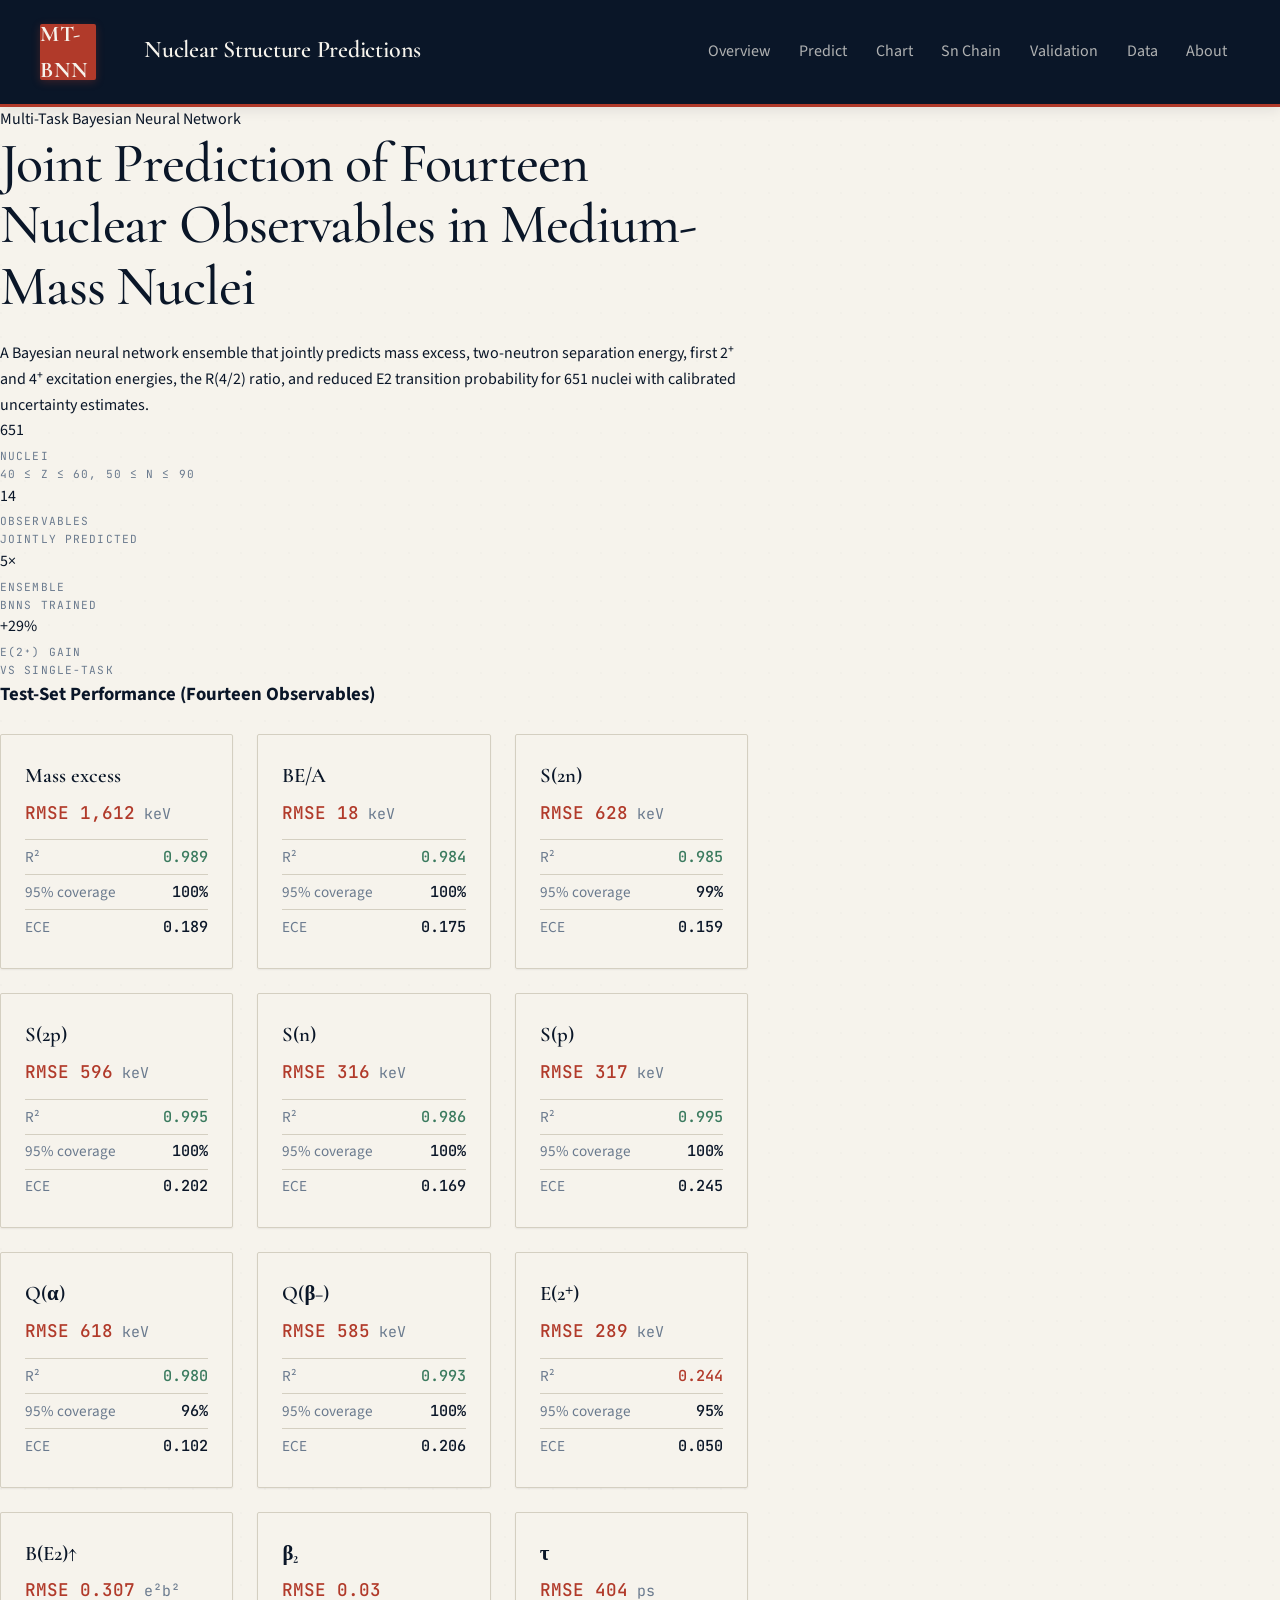
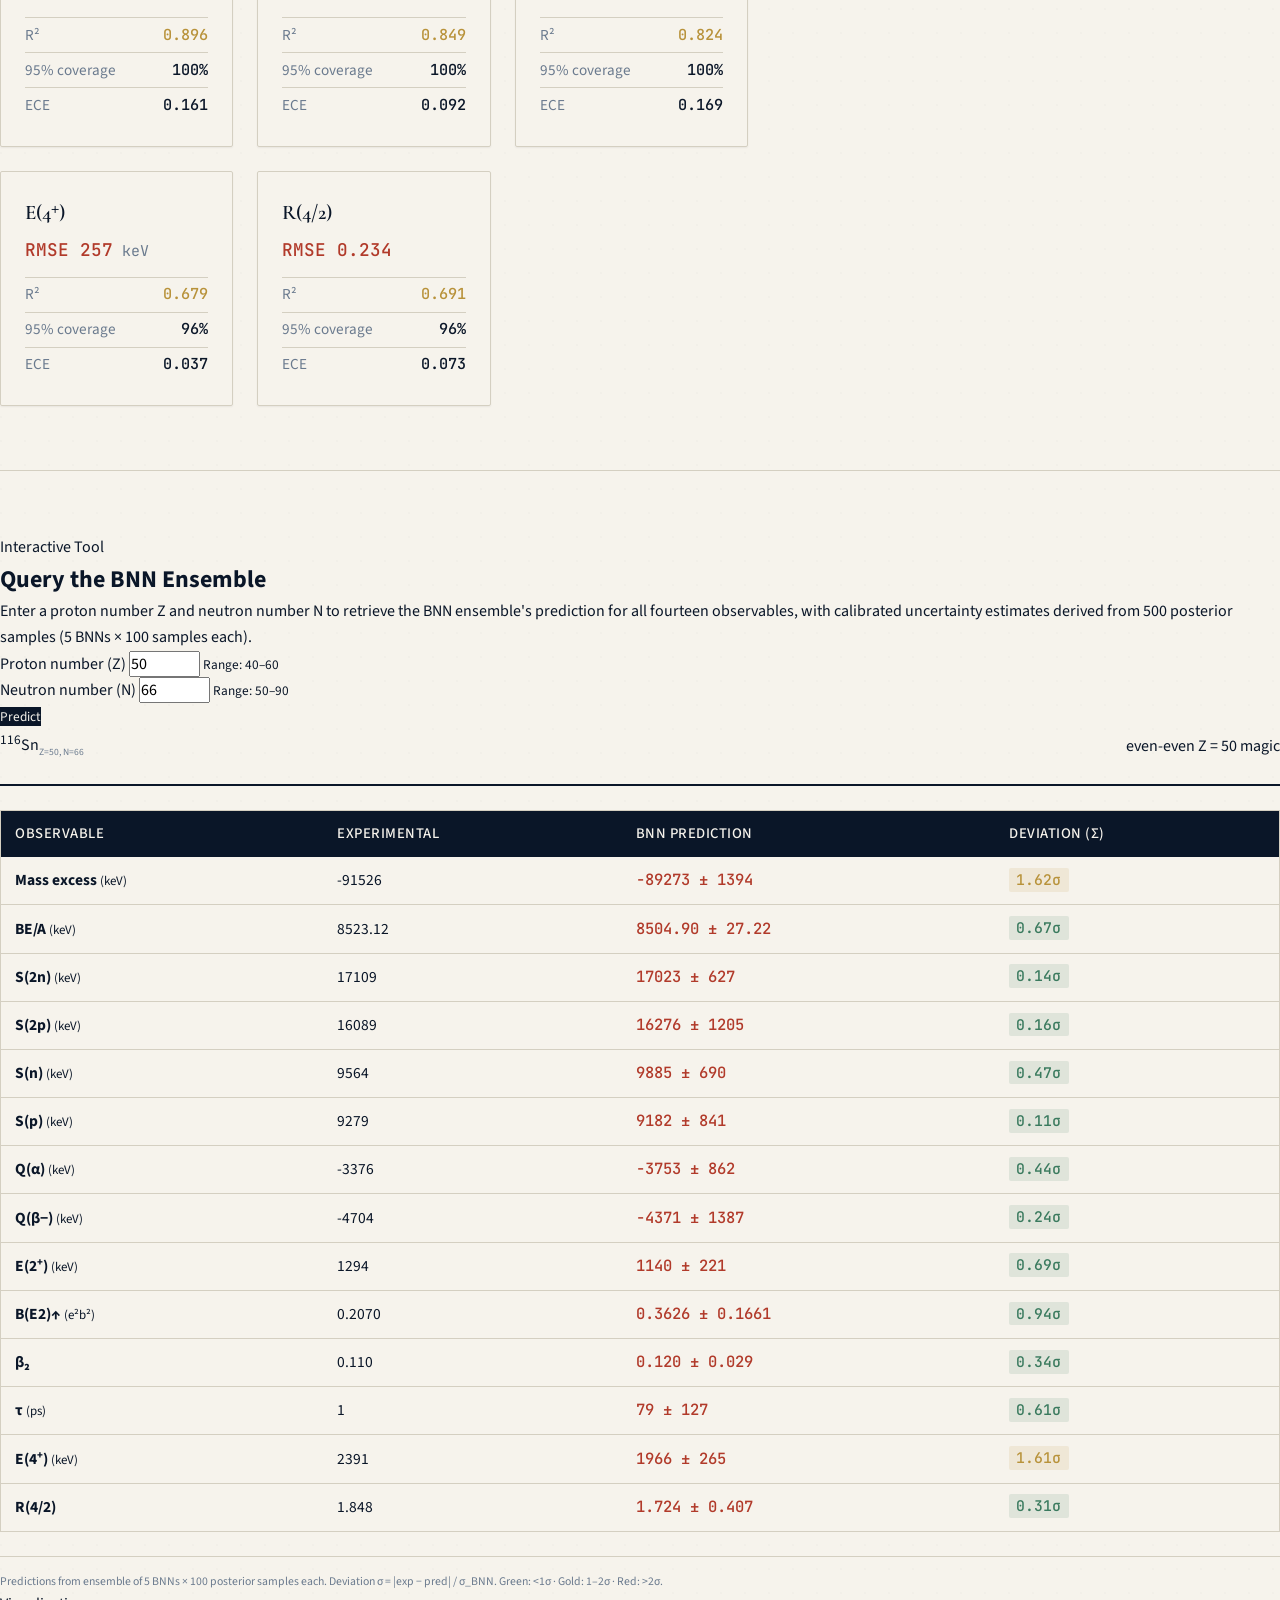
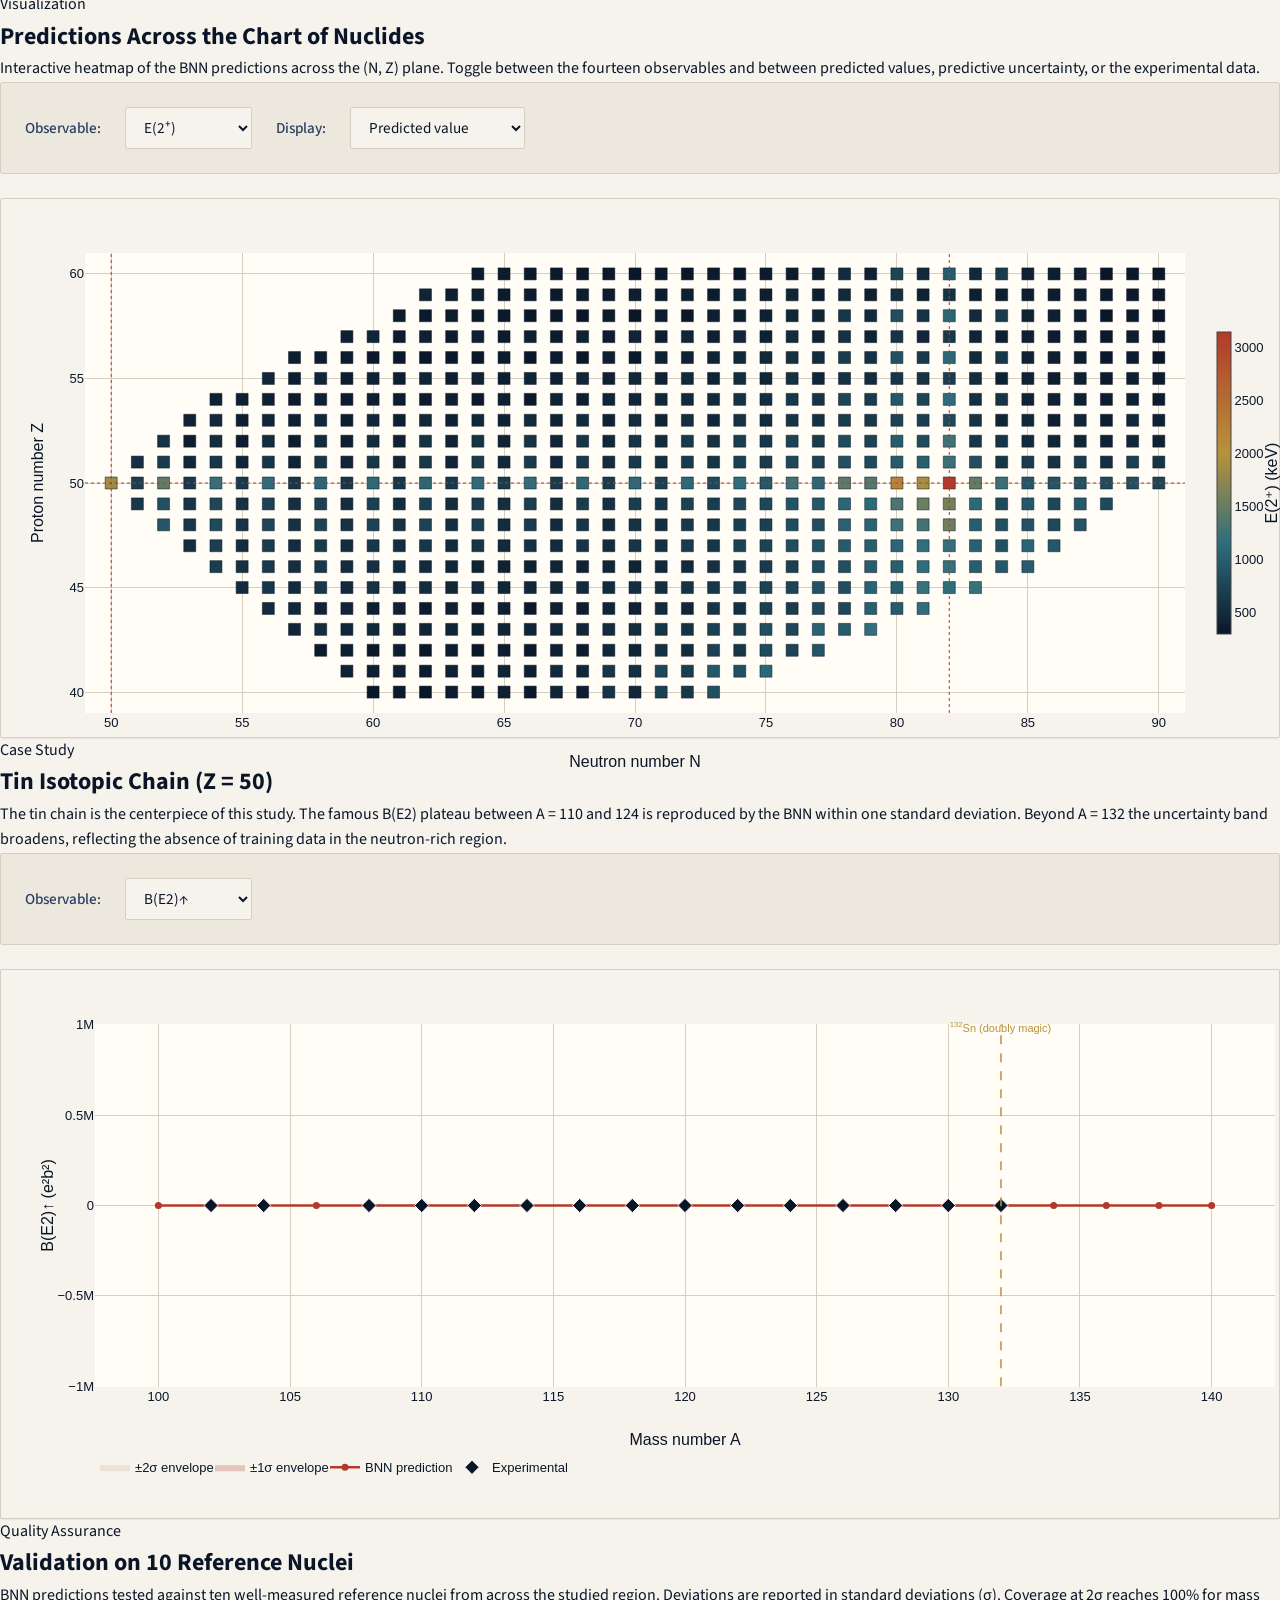
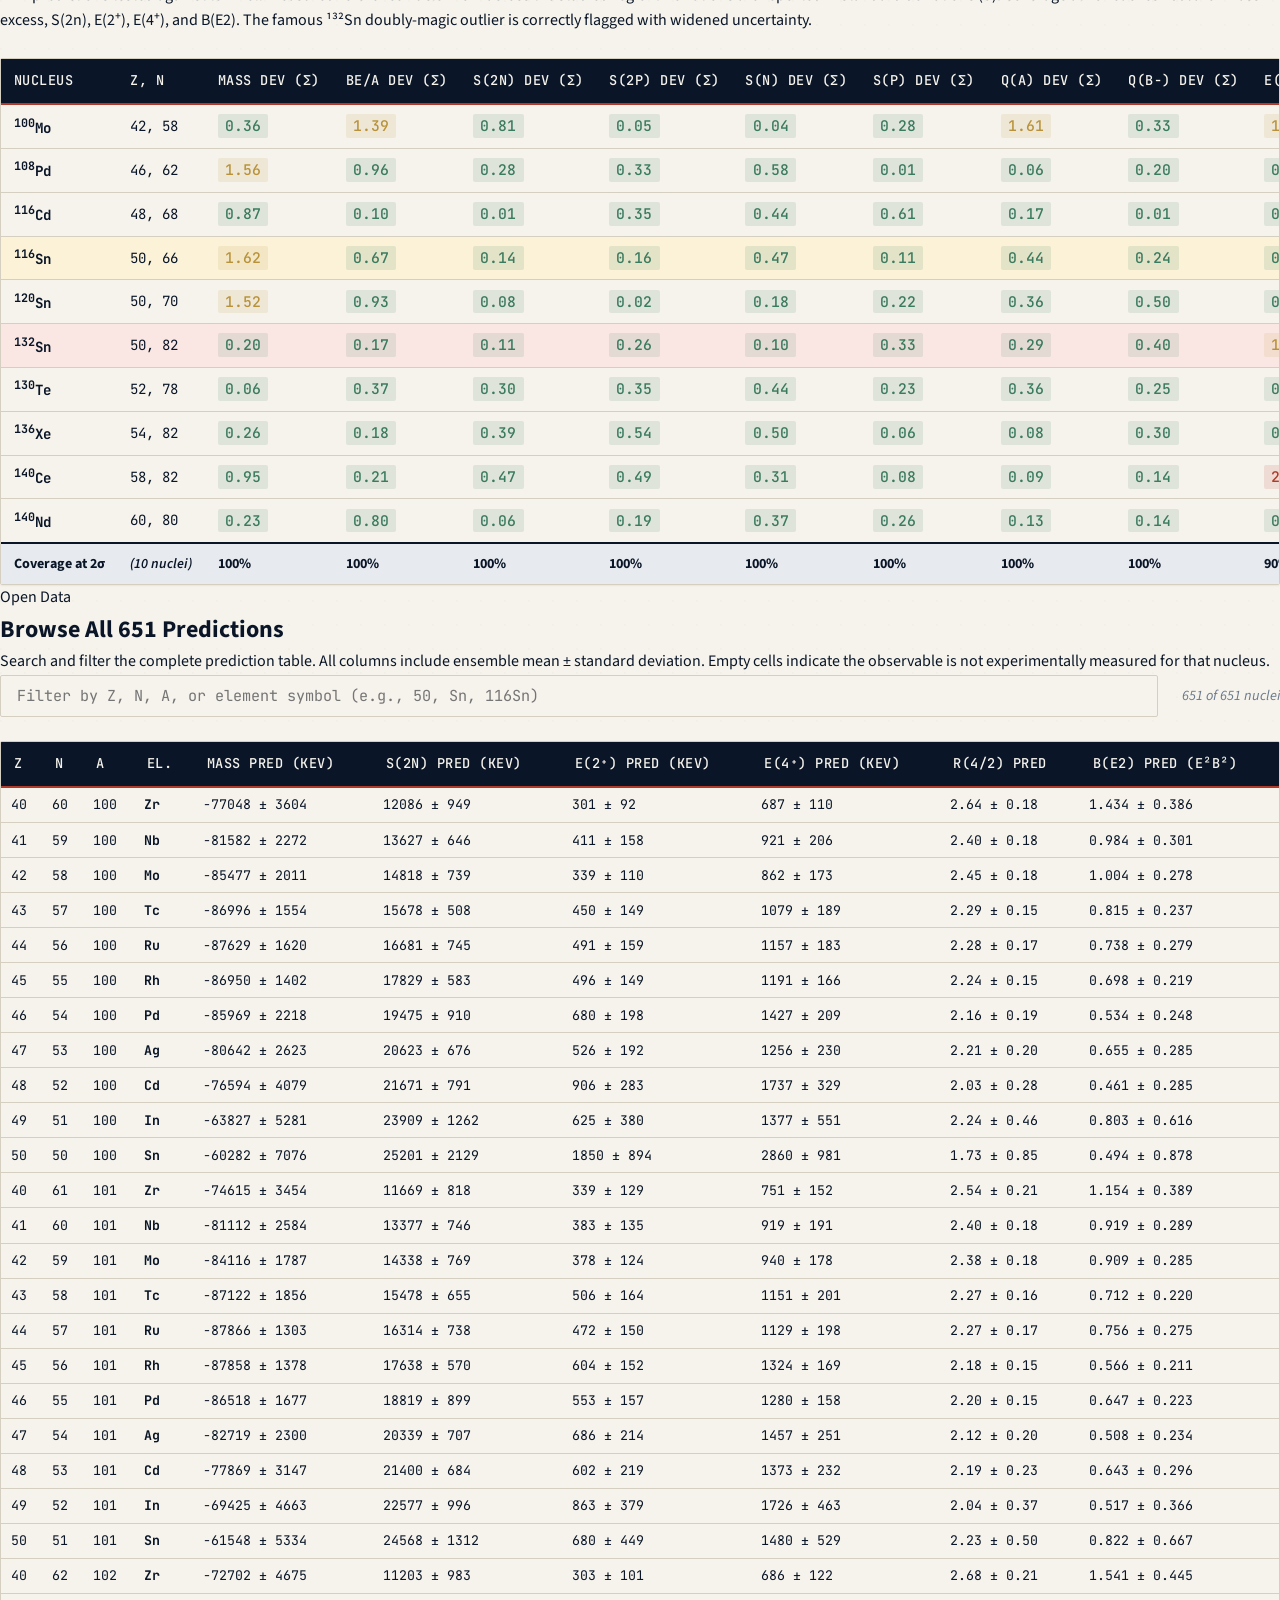
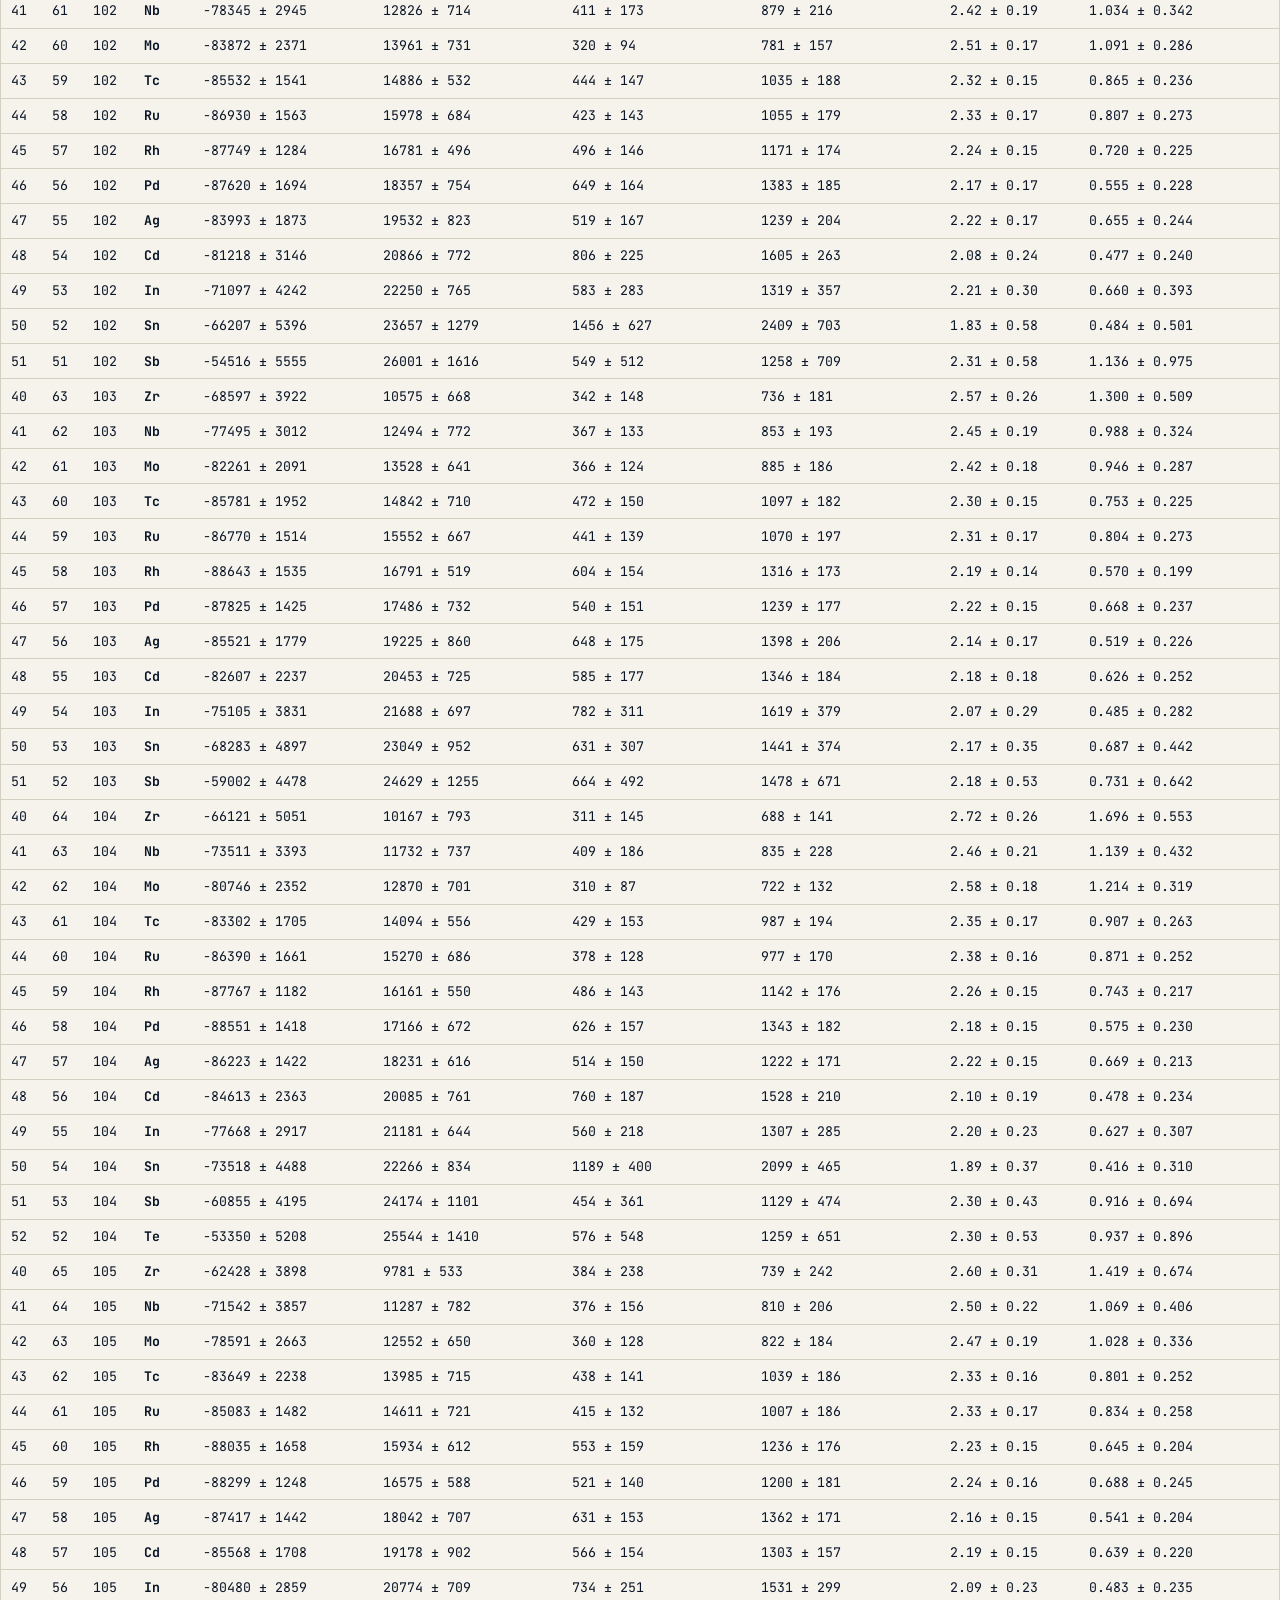
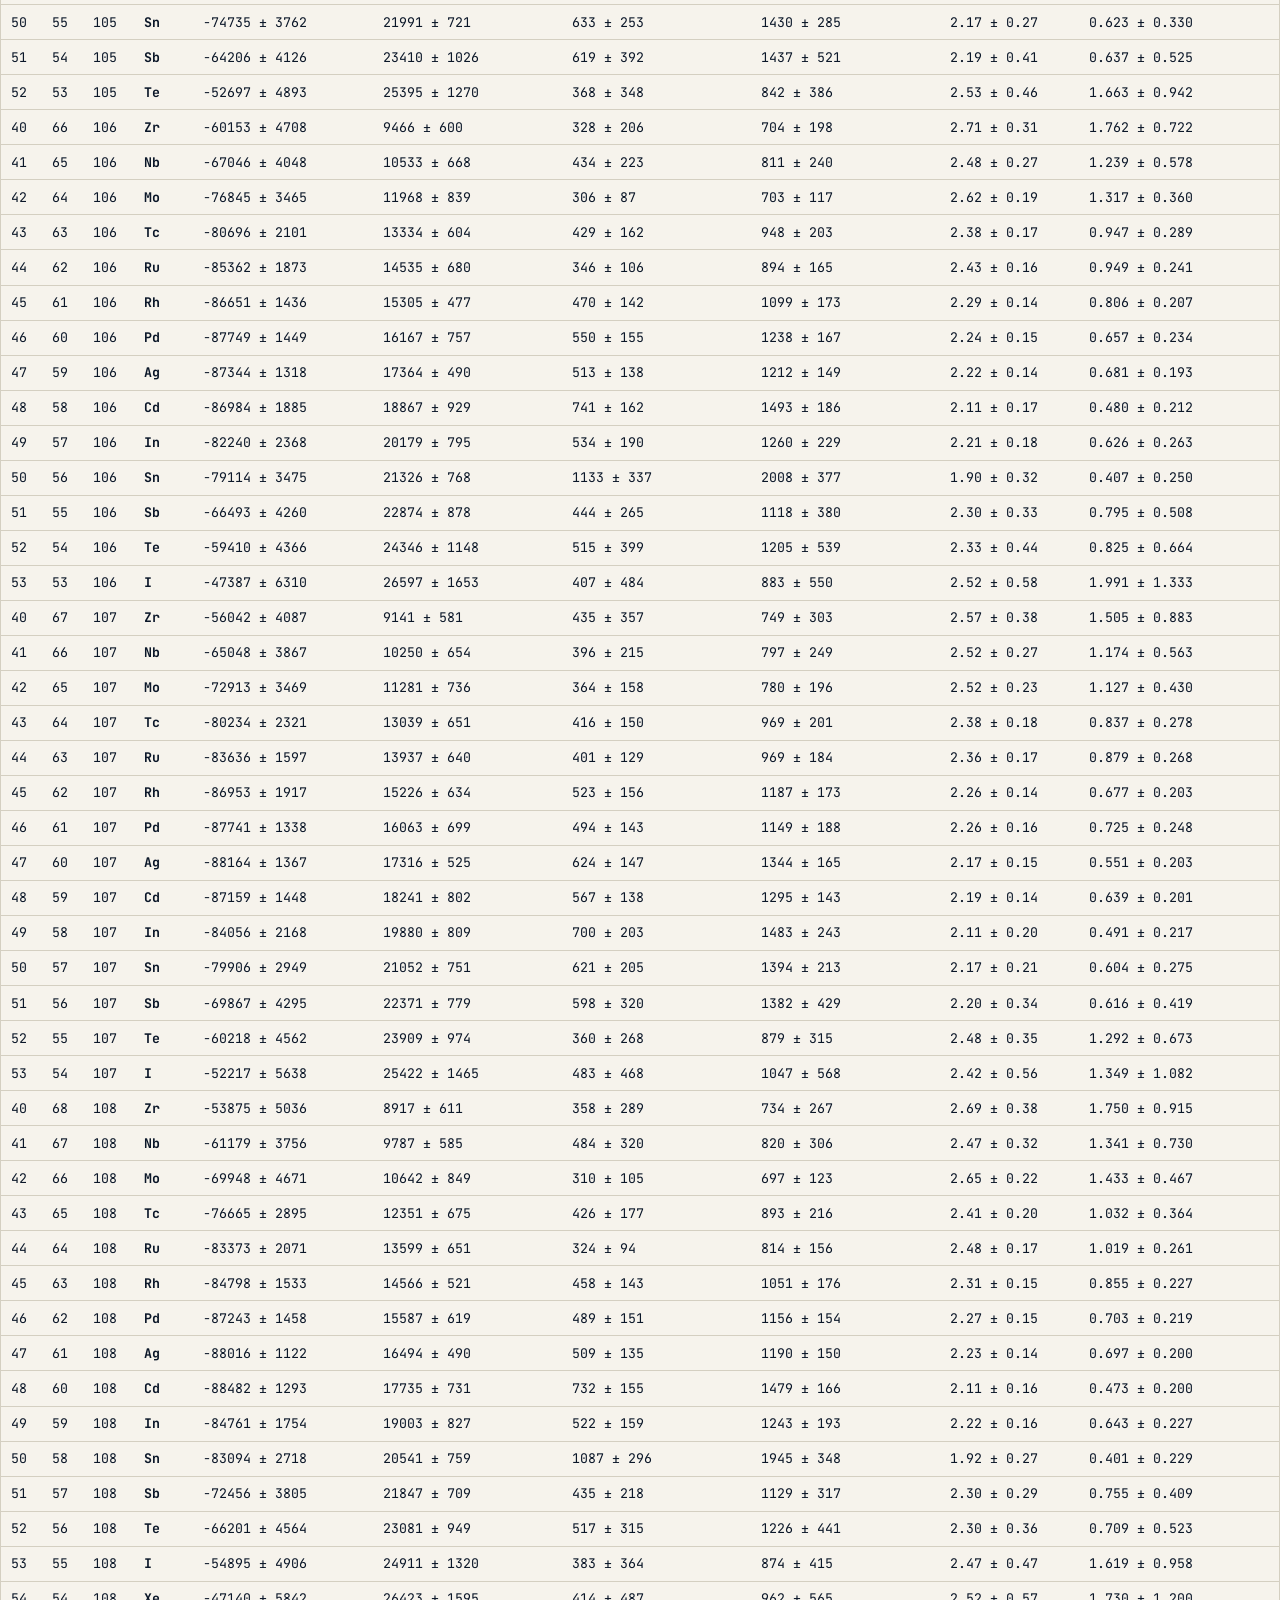
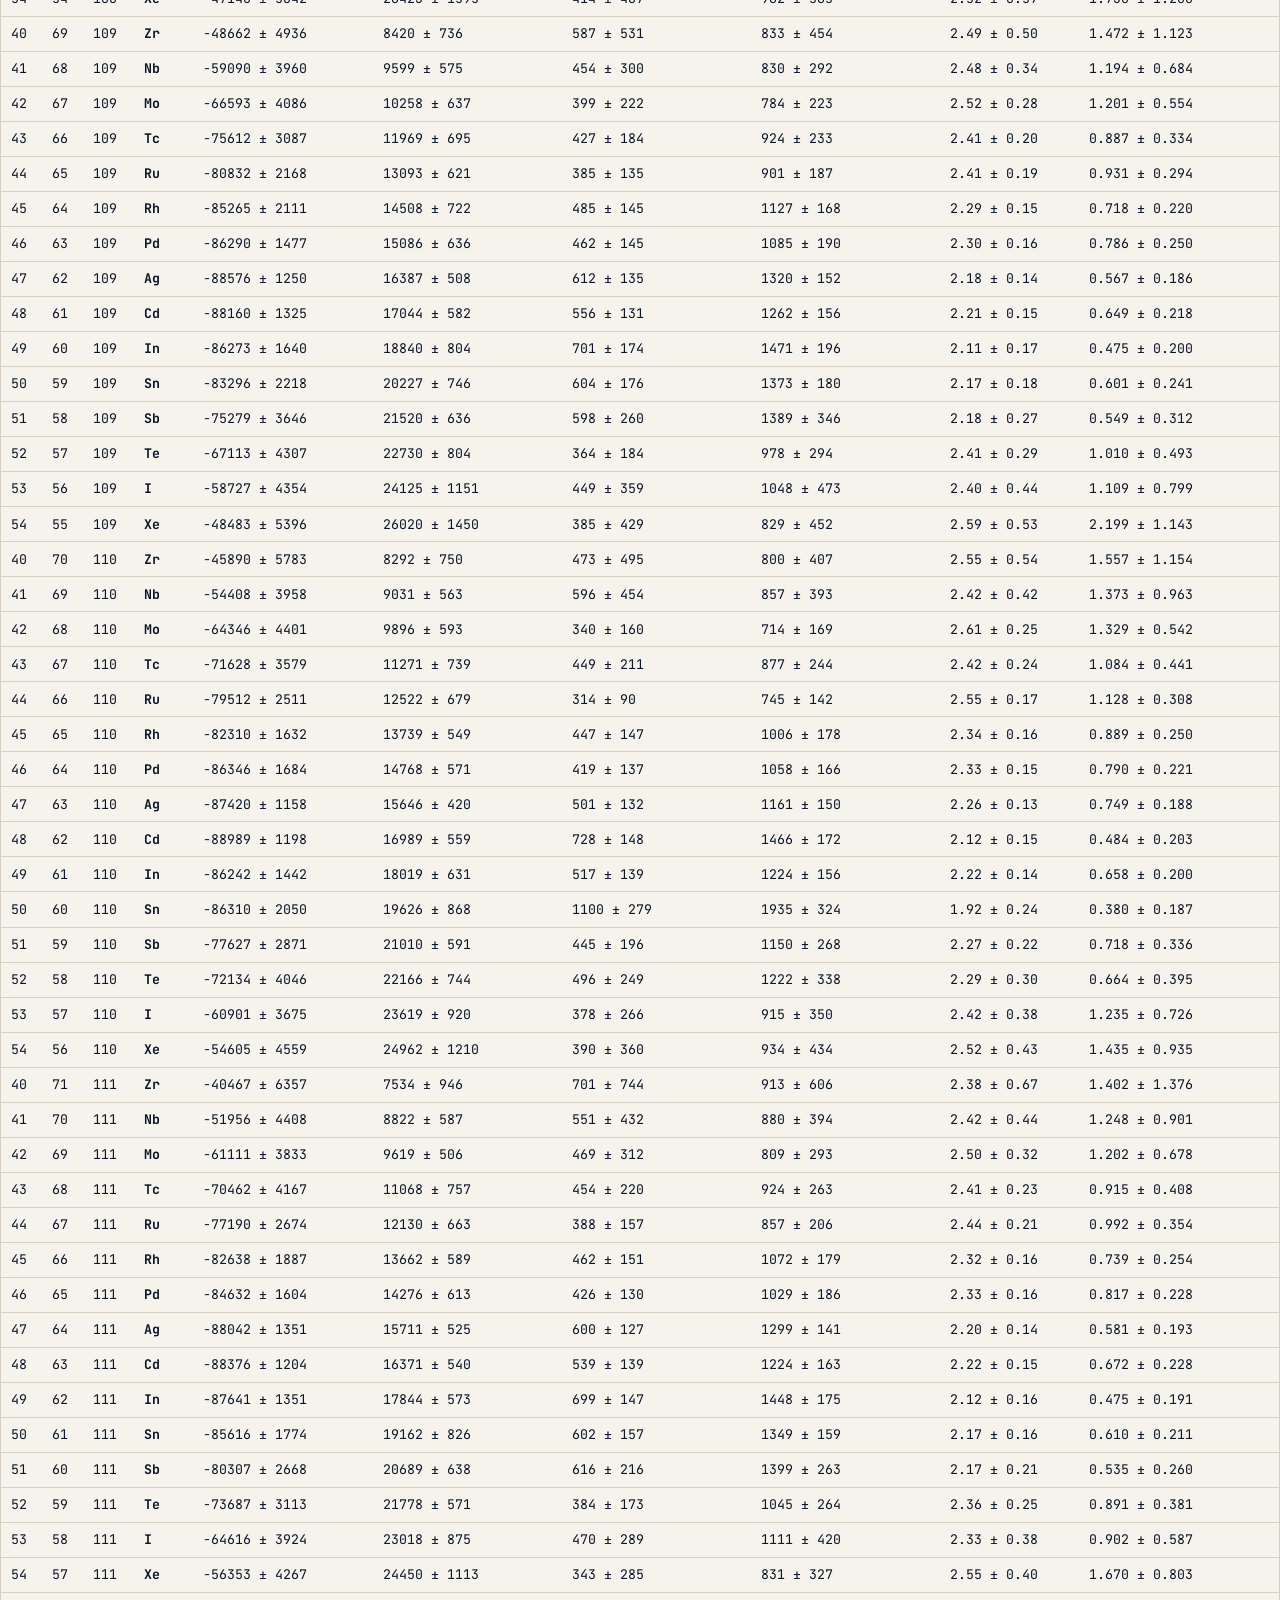
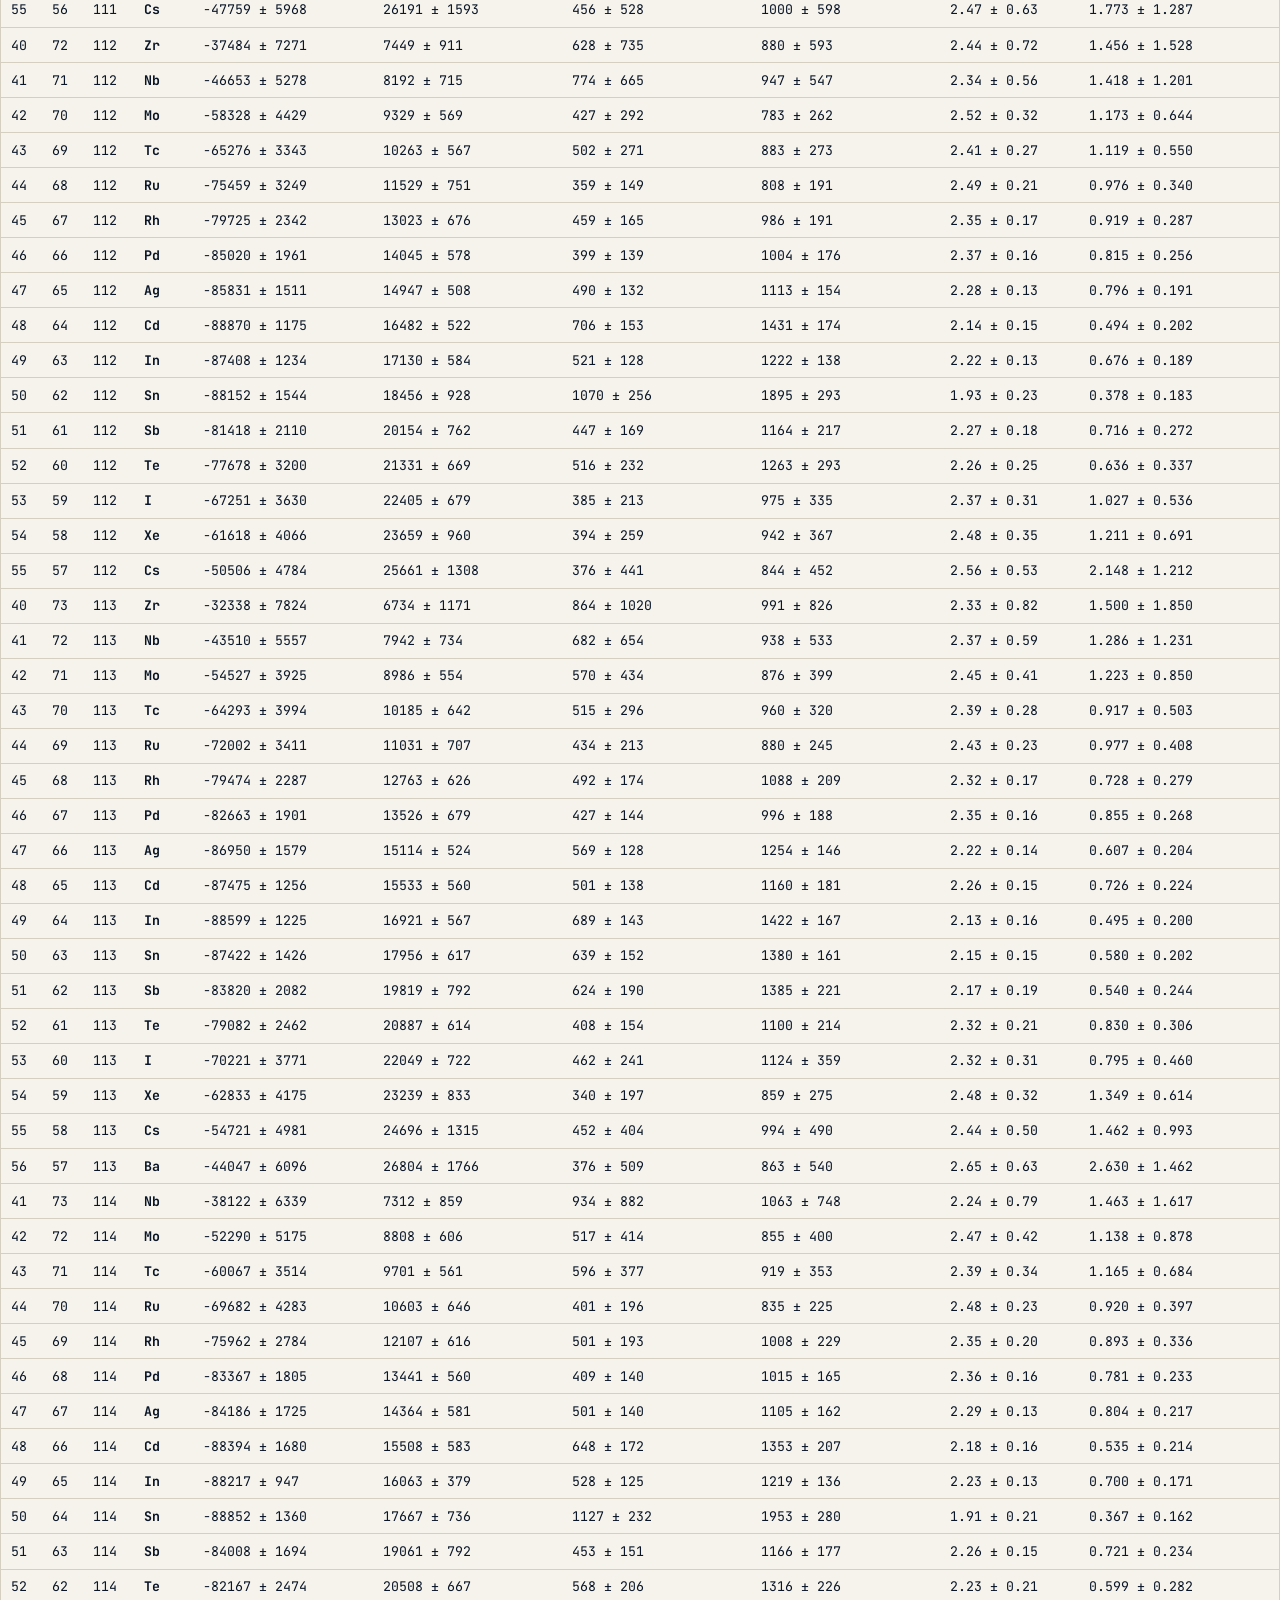
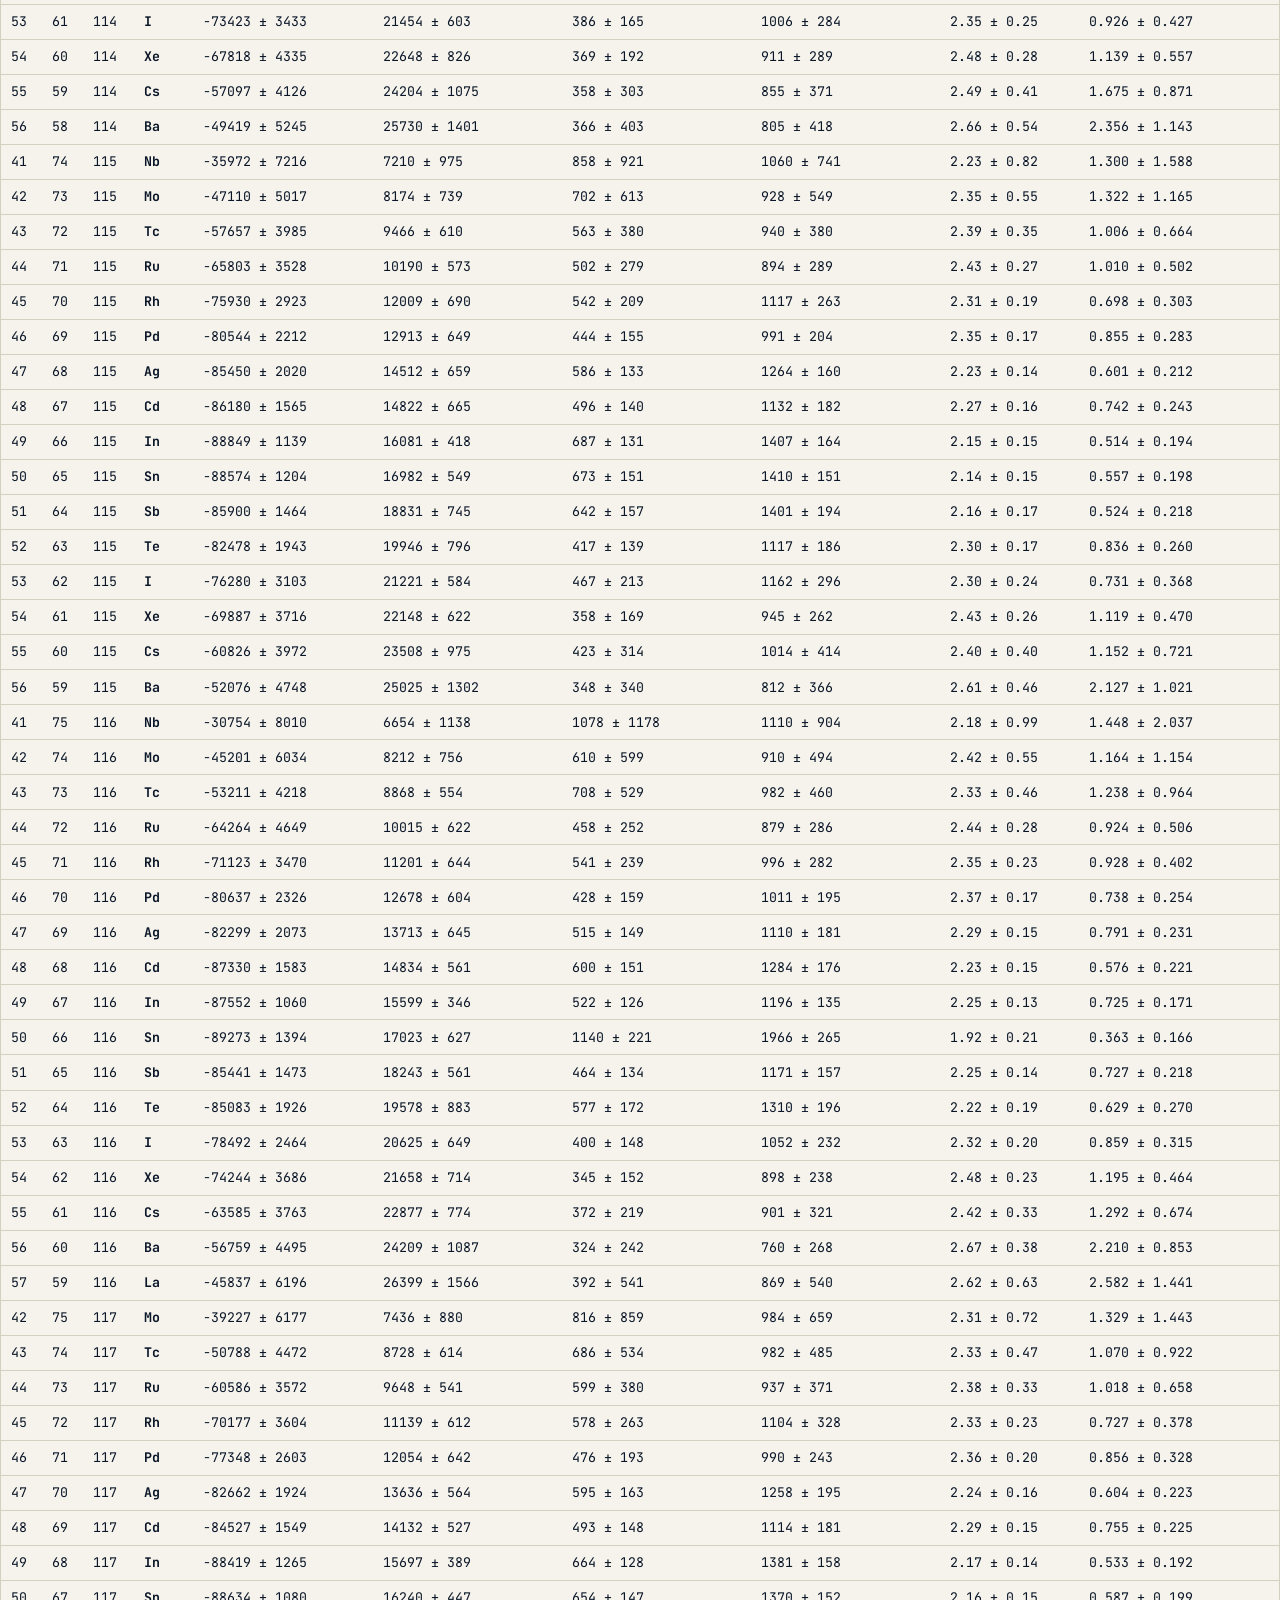
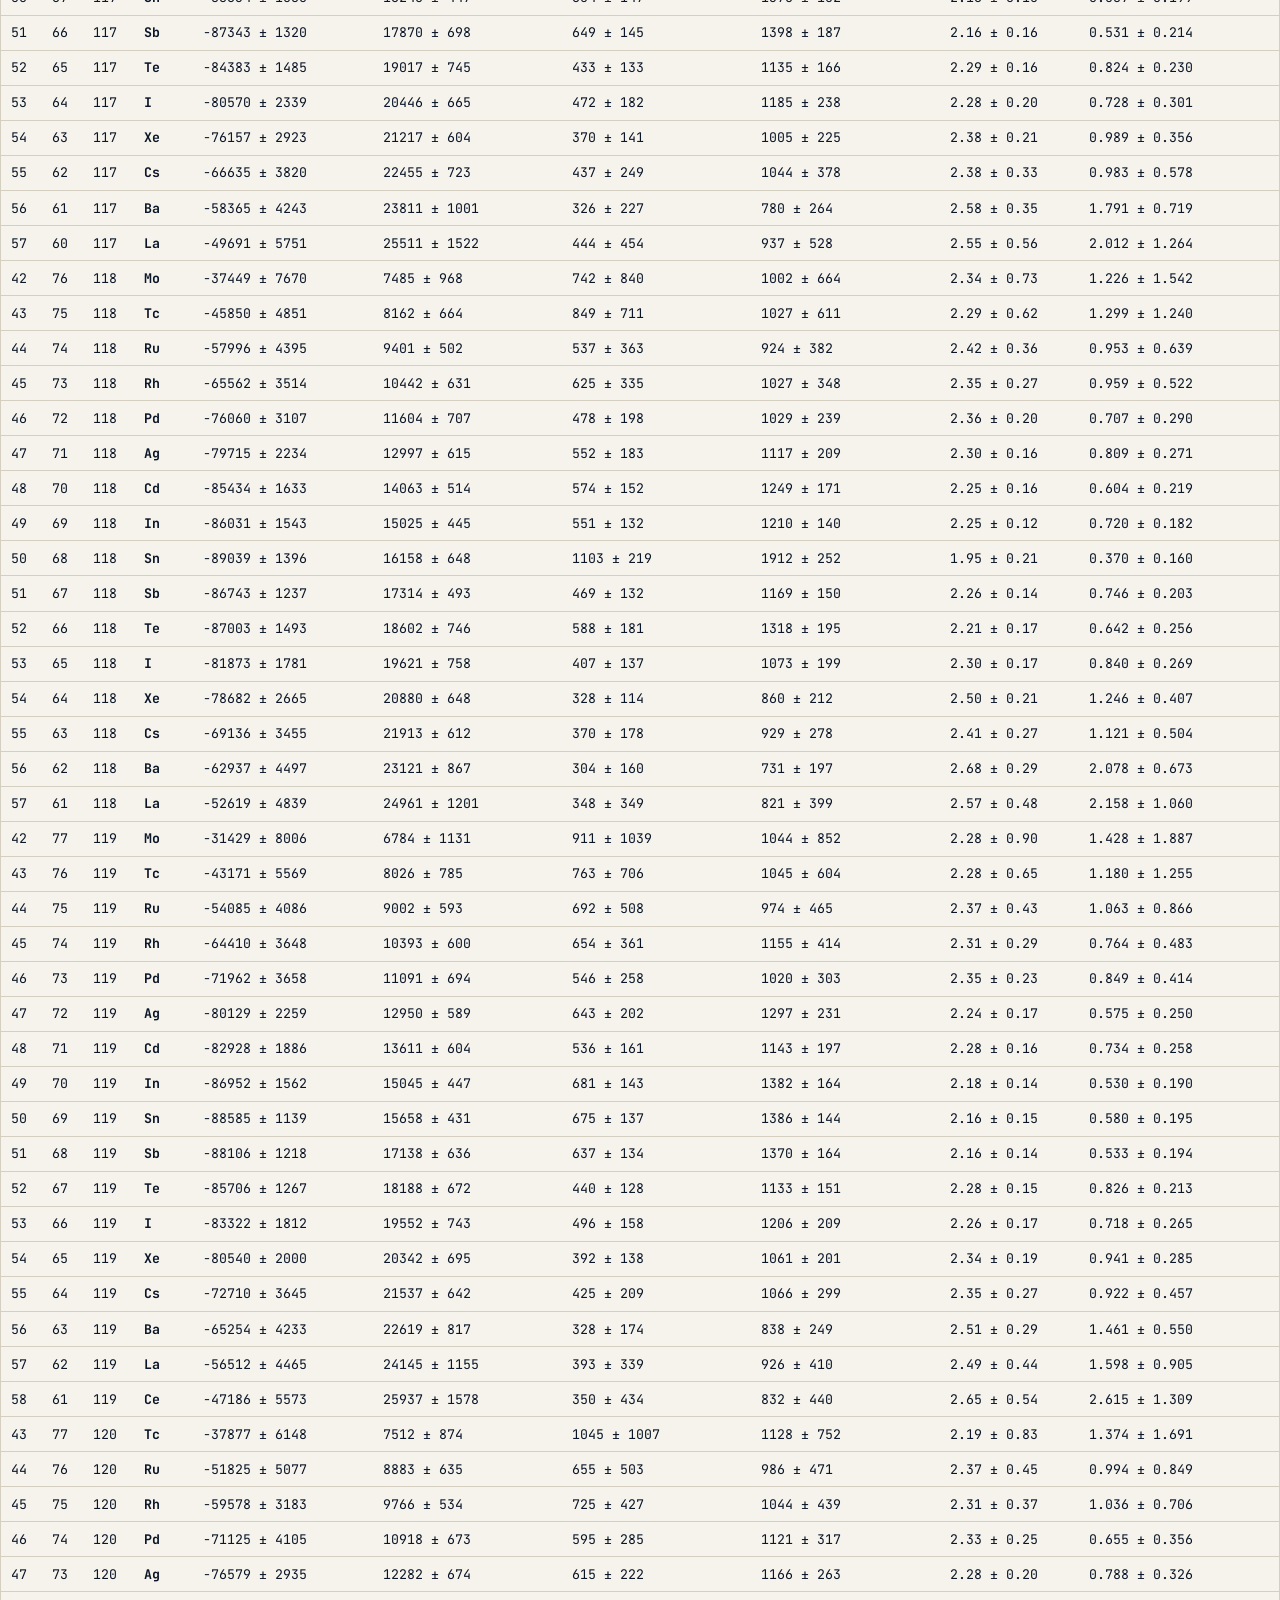
<file: webapp/index.html>
<!DOCTYPE html>
<html lang="en">
<head>
  <meta charset="UTF-8">
  <meta name="viewport" content="width=device-width, initial-scale=1.0">
  <title>Multi-Task BNN — Nuclear Structure A=100–150</title>
  <meta name="description" content="Bayesian neural network ensemble for joint prediction of 14 nuclear observables in medium-mass nuclei with calibrated uncertainty">

  <!-- Fonts -->
  <link rel="preconnect" href="https://fonts.googleapis.com">
  <link rel="preconnect" href="https://fonts.gstatic.com" crossorigin>
  <link href="https://fonts.googleapis.com/css2?family=Cormorant+Garamond:ital,wght@0,400;0,600;0,700;1,400&family=Source+Sans+3:wght@300;400;500;600;700&family=JetBrains+Mono:wght@400;500&display=swap" rel="stylesheet">

  <!-- Plotly for charts -->
  <script src="https://cdn.plot.ly/plotly-2.35.2.min.js"></script>

  <!-- Stylesheet -->
  <link rel="stylesheet" href="css/style.css">
</head>
<body>

<!-- ============================================================
     HEADER
     ============================================================ -->
<header class="site-header">
  <div class="header-inner">
    <div class="brand">
      <span class="brand-mark">MT-BNN</span>
      <span class="brand-divider"></span>
      <span class="brand-title">Nuclear Structure Predictions</span>
    </div>
    <nav class="primary-nav">
      <a href="#overview" class="nav-link active">Overview</a>
      <a href="#predict" class="nav-link">Predict</a>
      <a href="#chart" class="nav-link">Chart</a>
      <a href="#sn-chain" class="nav-link">Sn Chain</a>
      <a href="#validation" class="nav-link">Validation</a>
      <a href="#data" class="nav-link">Data</a>
      <a href="#about" class="nav-link">About</a>
    </nav>
  </div>
</header>

<main>

<!-- ============================================================
     SECTION 1: OVERVIEW (HERO)
     ============================================================ -->
<section id="overview" class="hero">
  <div class="container">
    <div class="hero-eyebrow">Multi-Task Bayesian Neural Network</div>
    <h1 class="hero-title">Joint Prediction of Fourteen Nuclear Observables in Medium-Mass Nuclei</h1>
    <p class="hero-lede">
      A Bayesian neural network ensemble that jointly predicts mass excess,
      two-neutron separation energy, first 2⁺ and 4⁺ excitation energies,
      the R(4/2) ratio, and reduced E2 transition probability for 651 nuclei
      with calibrated uncertainty estimates.
    </p>

    <div class="hero-stats">
      <div class="stat">
        <div class="stat-num">651</div>
        <div class="stat-label">nuclei<br>40 ≤ Z ≤ 60, 50 ≤ N ≤ 90</div>
      </div>
      <div class="stat">
        <div class="stat-num">14</div>
        <div class="stat-label">observables<br>jointly predicted</div>
      </div>
      <div class="stat">
        <div class="stat-num">5×</div>
        <div class="stat-label">ensemble<br>BNNs trained</div>
      </div>
      <div class="stat">
        <div class="stat-num">+29%</div>
        <div class="stat-label">E(2⁺) gain<br>vs single-task</div>
      </div>
    </div>

    <div class="hero-metrics">
      <h3 class="section-eyebrow">Test-Set Performance (Fourteen Observables)</h3>
      <div class="metrics-grid" id="metrics-grid">
        <!-- Populated by JS -->
      </div>
    </div>
  </div>
</section>

<!-- ============================================================
     SECTION 2: PREDICTION TOOL
     ============================================================ -->
<section id="predict" class="section">
  <div class="container">
    <div class="section-header">
      <div class="section-eyebrow">Interactive Tool</div>
      <h2 class="section-title">Query the BNN Ensemble</h2>
      <p class="section-lede">
        Enter a proton number Z and neutron number N to retrieve the BNN ensemble's
        prediction for all fourteen observables, with calibrated uncertainty estimates derived from
        500 posterior samples (5 BNNs × 100 samples each).
      </p>
    </div>

    <div class="predict-tool">
      <div class="predict-controls">
        <div class="input-group">
          <label for="z-input">Proton number (Z)</label>
          <input type="number" id="z-input" min="40" max="60" value="50">
          <small>Range: 40–60</small>
        </div>
        <div class="input-group">
          <label for="n-input">Neutron number (N)</label>
          <input type="number" id="n-input" min="50" max="90" value="66">
          <small>Range: 50–90</small>
        </div>
        <button id="predict-btn" class="btn-primary">Predict</button>
      </div>

      <div id="predict-results" class="predict-results">
        <!-- Populated by JS -->
      </div>
    </div>
  </div>
</section>

<!-- ============================================================
     SECTION 3: NUCLEAR CHART
     ============================================================ -->
<section id="chart" class="section section-alt">
  <div class="container">
    <div class="section-header">
      <div class="section-eyebrow">Visualization</div>
      <h2 class="section-title">Predictions Across the Chart of Nuclides</h2>
      <p class="section-lede">
        Interactive heatmap of the BNN predictions across the (N, Z) plane.
        Toggle between the fourteen observables and between predicted values, predictive
        uncertainty, or the experimental data.
      </p>
    </div>

    <div class="chart-controls">
      <label class="chart-label">Observable:</label>
      <select id="chart-target" class="select">
        <option value="m">Mass excess</option>
        <option value="ba">BE/A</option>
        <option value="s2n">S(2n)</option>
        <option value="s2p">S(2p)</option>
        <option value="sn">S(n)</option>
        <option value="sp">S(p)</option>
        <option value="qa">Q(α)</option>
        <option value="qb">Q(β−)</option>
        <option value="e2" selected>E(2⁺)</option>
        <option value="be2">B(E2)↑</option>
        <option value="b2">β₂</option>
        <option value="tau">τ</option>
        <option value="e4">E(4⁺)</option>
        <option value="r42">R(4/2)</option>
      </select>

      <label class="chart-label">Display:</label>
      <select id="chart-mode" class="select">
        <option value="pred" selected>Predicted value</option>
        <option value="unc">Uncertainty (σ)</option>
        <option value="exp">Experimental value</option>
      </select>
    </div>

    <div id="nuclear-chart" class="chart-container"></div>
  </div>
</section>

<!-- ============================================================
     SECTION 4: TIN CHAIN
     ============================================================ -->
<section id="sn-chain" class="section">
  <div class="container">
    <div class="section-header">
      <div class="section-eyebrow">Case Study</div>
      <h2 class="section-title">Tin Isotopic Chain (Z = 50)</h2>
      <p class="section-lede">
        The tin chain is the centerpiece of this study. The famous B(E2) plateau
        between A = 110 and 124 is reproduced by the BNN within one standard
        deviation. Beyond A = 132 the uncertainty band broadens, reflecting
        the absence of training data in the neutron-rich region.
      </p>
    </div>

    <div class="chart-controls">
      <label class="chart-label">Observable:</label>
      <select id="sn-target" class="select">
        <option value="m">Mass excess</option>
        <option value="ba">BE/A</option>
        <option value="s2n">S(2n)</option>
        <option value="s2p">S(2p)</option>
        <option value="sn">S(n)</option>
        <option value="sp">S(p)</option>
        <option value="qa">Q(α)</option>
        <option value="qb">Q(β−)</option>
        <option value="e2">E(2⁺)</option>
        <option value="be2" selected>B(E2)↑</option>
        <option value="b2">β₂</option>
        <option value="tau">τ</option>
        <option value="e4">E(4⁺)</option>
        <option value="r42">R(4/2)</option>
      </select>
    </div>

    <div id="sn-chart" class="chart-container"></div>
  </div>
</section>

<!-- ============================================================
     SECTION 5: VALIDATION (10 reference nuclei)
     ============================================================ -->
<section id="validation" class="section section-alt">
  <div class="container">
    <div class="section-header">
      <div class="section-eyebrow">Quality Assurance</div>
      <h2 class="section-title">Validation on 10 Reference Nuclei</h2>
      <p class="section-lede">
        BNN predictions tested against ten well-measured reference nuclei from across
        the studied region. Deviations are reported in standard deviations (σ).
        Coverage at 2σ reaches 100% for mass excess, S(2n), E(2⁺), E(4⁺), and B(E2).
        The famous ¹³²Sn doubly-magic outlier is correctly flagged with widened uncertainty.
      </p>
    </div>

    <div id="validation-table" class="data-table-wrapper">
      <!-- Populated by JS -->
    </div>
  </div>
</section>

<!-- ============================================================
     SECTION 7: DATA TABLE
     ============================================================ -->
<section id="data" class="section section-alt">
  <div class="container">
    <div class="section-header">
      <div class="section-eyebrow">Open Data</div>
      <h2 class="section-title">Browse All 651 Predictions</h2>
      <p class="section-lede">
        Search and filter the complete prediction table. All columns include
        ensemble mean ± standard deviation. Empty cells indicate the observable
        is not experimentally measured for that nucleus.
      </p>
    </div>

    <div class="table-controls">
      <input type="text" id="filter-input" class="filter-input" placeholder="Filter by Z, N, A, or element symbol (e.g., 50, Sn, 116Sn)">
      <span class="result-count" id="result-count"></span>
    </div>

    <div id="data-table" class="data-table-wrapper">
      <!-- Populated by JS -->
    </div>
  </div>
</section>

<!-- ============================================================
     SECTION 8: ABOUT
     ============================================================ -->
<section id="about" class="section">
  <div class="container">
    <div class="section-header">
      <div class="section-eyebrow">Scientific Background</div>
      <h2 class="section-title">About this Work</h2>
    </div>

    <div class="about-grid">
      <div class="about-card">
        <h3>Methodology</h3>
        <p>
          We developed a multi-task Bayesian neural network ensemble that jointly
          predicts fourteen nuclear observables. The architecture combines a deterministic
          shared trunk (64→32 neurons, ReLU, dropout 0.1) with fourteen task-specific
          Bayesian heads (16-neuron Bayesian dense + Bayesian linear projection).
          Variational inference uses mean-field Gaussian guides via Pyro 1.9.
          Five BNNs (seeds 42, 123, 456, 789, 1024) are trained for 2000 epochs each
          on a Tesla T4 GPU and combined into a deep ensemble.
        </p>
      </div>

      <div class="about-card">
        <h3>Data Sources</h3>
        <ul class="about-list">
          <li><strong>AME2020</strong> [Wang et al. 2021] — mass excess and S(2n) for 651 nuclei</li>
          <li><strong>Pritychenko 2016</strong> [Pritychenko et al.] — B(E2; 0⁺→2⁺) and E(2⁺) for 134 even-even nuclei</li>
          <li><strong>NUDAT3</strong> [NNDC, BNL] — first 4⁺ excitation energies for 141 even-even nuclei</li>
          <li>R(4/2) computed directly from E(4⁺)/E(2⁺)</li>
        </ul>
      </div>

      <div class="about-card">
        <h3>Fourteen Predicted Observables</h3>
        <ul class="about-list" id="observables-list">
          <!-- Populated by JS -->
        </ul>
      </div>

      <div class="about-card">
        <h3>Author</h3>
        <p>
          <strong>Hussein Ali Hussein Al-Naffakh</strong><br>
          Department of Medical Laboratory Techniques<br>
          College of Health and Medical Technologies<br>
          University of Alkafeel, Najaf, Iraq<br>
          <a href="mailto:hussein.alnaffakh@alkafeel.edu.iq" class="link">hussein.alnaffakh@alkafeel.edu.iq</a>
        </p>
        <p style="margin-top: 1rem;">
          <a href="https://github.com/hussein-alnaffakh1984" class="link" target="_blank" rel="noopener">GitHub profile →</a>
        </p>
      </div>
    </div>

    <div class="citation-box">
      <h3>Cite this work</h3>
      <pre class="citation">Hussein Ali Hussein Al-Naffakh.
"Multi-Task Bayesian Neural Network Ensemble for Joint Prediction
 of Nuclear Mass, Separation Energies, and Quadrupole Collectivity
 in Medium-Mass Nuclei."
[Manuscript in preparation], 2026.</pre>
    </div>
  </div>
</section>

</main>

<!-- ============================================================
     FOOTER
     ============================================================ -->
<footer class="site-footer">
  <div class="container">
    <div class="footer-inner">
      <div class="footer-brand">
        <strong>MT-BNN Nuclear Structure</strong>
        <span>A=100–150 region predictions</span>
      </div>
      <div class="footer-links">
        <a href="#overview">Overview</a>
        <a href="#predict">Predict</a>
        <a href="#data">Data</a>
        <a href="#about">About</a>
      </div>
      <div class="footer-meta">
        <small>Open data · MIT licensed · Built with PyTorch + Pyro</small>
      </div>
    </div>
  </div>
</footer>

<script src="js/data.js"></script>
<script src="js/app.js"></script>
</body>
</html>
</file>
<file: webapp/css/style.css>
/* ================================================================
   Multi-Task BNN Webapp — Scientific Editorial Theme
   Inspired by Physical Review journals, designed for serious physics
   ================================================================ */

:root {
  /* === Color palette === */
  --ink:        #0a1628;        /* Deep navy — primary text */
  --ink-soft:   #2a3f5f;        /* Softer navy */
  --ink-muted:  #6a7a8e;        /* Muted text */
  --paper:      #f6f3ec;        /* Warm cream — primary background */
  --paper-soft: #ede8de;        /* Slightly darker cream */
  --line:       #d4cfc1;        /* Subtle dividers */
  --accent:     #b13a2a;        /* Scarlet — for emphasis */
  --accent-soft: #d96150;       /* Lighter scarlet */
  --gold:       #b8923a;        /* Old gold — secondary accent */
  --teal:       #2d6e7e;        /* Quiet teal */
  --emerald:    #3a7a5e;        /* For positive metrics */
  
  /* === Typography === */
  --font-display: 'Cormorant Garamond', 'Times New Roman', serif;
  --font-body:    'Source Sans 3', system-ui, sans-serif;
  --font-mono:    'JetBrains Mono', ui-monospace, monospace;
  
  /* === Spacing === */
  --space-xs:  0.4rem;
  --space-sm:  0.8rem;
  --space-md:  1.5rem;
  --space-lg:  2.5rem;
  --space-xl:  4rem;
  
  /* === Other === */
  --radius:    2px;
  --shadow-sm: 0 1px 2px rgba(10, 22, 40, 0.06);
  --shadow-md: 0 4px 12px rgba(10, 22, 40, 0.08);
  --shadow-lg: 0 8px 24px rgba(10, 22, 40, 0.12);
}

/* ================================================================
   Reset & Base
   ================================================================ */

*, *::before, *::after {
  box-sizing: border-box;
  margin: 0;
  padding: 0;
}

html {
  scroll-behavior: smooth;
  -webkit-text-size-adjust: 100%;
}

body {
  font-family: var(--font-body);
  font-size: 16px;
  line-height: 1.6;
  color: var(--ink);
  background-color: var(--paper);
  font-feature-settings: "kern" 1, "liga" 1;
  
  /* Subtle paper texture */
  background-image: 
    radial-gradient(circle at 1px 1px, rgba(10, 22, 40, 0.015) 1px, transparent 0);
  background-size: 24px 24px;
}

a {
  color: inherit;
  text-decoration: none;
  transition: color 0.2s ease;
}

button {
  font-family: inherit;
  border: none;
  background: none;
  cursor: pointer;
}

input {
  font-family: inherit;
  font-size: 1rem;
}

/* ================================================================
   Header
   ================================================================ */

.site-header {
  background: var(--ink);
  color: var(--paper);
  border-bottom: 3px solid var(--accent);
  position: sticky;
  top: 0;
  z-index: 100;
  box-shadow: var(--shadow-md);
}

.header-inner {
  max-width: 1400px;
  margin: 0 auto;
  padding: var(--space-md) var(--space-lg);
  display: flex;
  align-items: center;
  justify-content: space-between;
  gap: var(--space-lg);
}

.brand {
  display: flex;
  align-items: center;
  gap: var(--space-md);
}

.brand-mark {
  width: 56px;
  height: 56px;
  display: flex;
  align-items: center;
  justify-content: center;
  background: var(--accent);
  color: var(--paper);
  font-family: var(--font-display);
  font-weight: 700;
  font-size: 1.4rem;
  letter-spacing: 0.05em;
  border-radius: var(--radius);
  box-shadow: 0 2px 8px rgba(177, 58, 42, 0.3);
}

.brand-title {
  font-family: var(--font-display);
  font-weight: 600;
  font-size: 1.5rem;
  line-height: 1;
  margin-bottom: 4px;
  letter-spacing: -0.01em;
}

.brand-sub {
  font-family: var(--font-mono);
  font-size: 0.7rem;
  font-weight: 400;
  letter-spacing: 0.1em;
  text-transform: uppercase;
  opacity: 0.7;
}

.main-nav {
  display: flex;
  gap: var(--space-md);
  font-family: var(--font-body);
  font-size: 0.85rem;
  font-weight: 500;
  letter-spacing: 0.02em;
}

.nav-link {
  padding: var(--space-xs) var(--space-sm);
  color: rgba(246, 243, 236, 0.7);
  position: relative;
  transition: color 0.2s ease;
}

.nav-link:hover {
  color: var(--paper);
}

.nav-link.active {
  color: var(--paper);
}

.nav-link.active::after {
  content: '';
  position: absolute;
  bottom: -8px;
  left: 50%;
  transform: translateX(-50%);
  width: 6px;
  height: 6px;
  background: var(--accent);
  border-radius: 50%;
}

/* ================================================================
   Pages
   ================================================================ */

.page {
  display: none;
  max-width: 1400px;
  margin: 0 auto;
  padding: var(--space-xl) var(--space-lg);
  min-height: 70vh;
}

.page.active {
  display: block;
  animation: fade-in 0.4s ease-out;
}

@keyframes fade-in {
  from { opacity: 0; transform: translateY(8px); }
  to { opacity: 1; transform: translateY(0); }
}

/* ================================================================
   Hero
   ================================================================ */

.hero {
  display: grid;
  grid-template-columns: 1.6fr 1fr;
  gap: var(--space-xl);
  margin-bottom: var(--space-xl);
  padding-bottom: var(--space-xl);
  border-bottom: 1px solid var(--line);
}

.hero-meta {
  display: flex;
  gap: var(--space-sm);
  margin-bottom: var(--space-md);
  flex-wrap: wrap;
}

.meta-tag {
  font-family: var(--font-mono);
  font-size: 0.7rem;
  font-weight: 500;
  text-transform: uppercase;
  letter-spacing: 0.1em;
  padding: 4px 10px;
  background: var(--paper-soft);
  border: 1px solid var(--line);
  color: var(--ink-soft);
}

.hero-title {
  font-family: var(--font-display);
  font-size: clamp(2rem, 4.5vw, 3.5rem);
  font-weight: 500;
  line-height: 1.1;
  letter-spacing: -0.02em;
  margin-bottom: var(--space-md);
  color: var(--ink);
}

.hero-title em {
  font-style: italic;
  color: var(--accent);
  font-weight: 600;
}

.hero-lead {
  font-size: 1.15rem;
  line-height: 1.6;
  color: var(--ink-soft);
  margin-bottom: var(--space-lg);
  max-width: 60ch;
}

.hero-actions {
  display: flex;
  gap: var(--space-md);
  flex-wrap: wrap;
}

.btn {
  font-family: var(--font-body);
  font-weight: 500;
  font-size: 0.95rem;
  letter-spacing: 0.02em;
  padding: 14px 28px;
  border-radius: var(--radius);
  cursor: pointer;
  transition: all 0.2s ease;
  display: inline-flex;
  align-items: center;
  gap: 0.6rem;
  border: 1px solid transparent;
}

.btn svg {
  width: 16px;
  height: 16px;
}

.btn-primary {
  background: var(--ink);
  color: var(--paper);
  border-color: var(--ink);
}

.btn-primary:hover {
  background: var(--accent);
  border-color: var(--accent);
  transform: translateY(-1px);
  box-shadow: var(--shadow-md);
}

.btn-ghost {
  background: transparent;
  color: var(--ink);
  border-color: var(--ink-soft);
}

.btn-ghost:hover {
  background: var(--ink);
  color: var(--paper);
}

.btn-block {
  display: flex;
  width: 100%;
  justify-content: center;
}

.hero-aside {
  display: flex;
  flex-direction: column;
  justify-content: center;
  gap: var(--space-md);
  padding-left: var(--space-lg);
  border-left: 1px solid var(--line);
}

.hero-stat {
  font-family: var(--font-display);
}

.stat-number {
  font-size: 3rem;
  font-weight: 600;
  line-height: 1;
  color: var(--ink);
  letter-spacing: -0.02em;
}

.stat-divider {
  color: var(--accent);
  font-weight: 400;
}

.stat-label {
  font-family: var(--font-mono);
  font-size: 0.7rem;
  text-transform: uppercase;
  letter-spacing: 0.1em;
  color: var(--ink-muted);
  margin-top: 4px;
}

/* ================================================================
   Section Blocks
   ================================================================ */

.section-block {
  margin-bottom: var(--space-xl);
}

.block-header {
  margin-bottom: var(--space-lg);
}

.eyebrow {
  display: block;
  font-family: var(--font-mono);
  font-size: 0.7rem;
  font-weight: 500;
  text-transform: uppercase;
  letter-spacing: 0.15em;
  color: var(--accent);
  margin-bottom: var(--space-sm);
}

.block-title {
  font-family: var(--font-display);
  font-size: 2.2rem;
  font-weight: 500;
  line-height: 1.15;
  letter-spacing: -0.01em;
  color: var(--ink);
  margin-bottom: var(--space-sm);
}

.block-desc {
  font-size: 1.05rem;
  color: var(--ink-soft);
  max-width: 60ch;
  line-height: 1.6;
}

/* ================================================================
   Result Cards
   ================================================================ */

.results-grid {
  display: grid;
  grid-template-columns: repeat(auto-fit, minmax(280px, 1fr));
  gap: var(--space-md);
}

.result-card {
  background: var(--paper-soft);
  border: 1px solid var(--line);
  border-radius: var(--radius);
  padding: var(--space-md);
  transition: all 0.3s ease;
  position: relative;
}

.result-card::before {
  content: '';
  position: absolute;
  top: 0;
  left: 0;
  width: 100%;
  height: 3px;
  background: var(--ink-soft);
  transition: background 0.3s ease;
}

.result-card.highlight-card::before {
  background: var(--accent);
}

.result-card:hover {
  transform: translateY(-2px);
  box-shadow: var(--shadow-md);
}

.result-header {
  display: flex;
  align-items: baseline;
  justify-content: space-between;
  padding-bottom: var(--space-sm);
  border-bottom: 1px solid var(--line);
  margin-bottom: var(--space-md);
}

.result-task {
  font-family: var(--font-display);
  font-size: 1.4rem;
  font-weight: 600;
  color: var(--ink);
}

.result-unit {
  font-family: var(--font-mono);
  font-size: 0.75rem;
  color: var(--ink-muted);
  letter-spacing: 0.05em;
}

.result-metrics {
  display: flex;
  flex-direction: column;
  gap: var(--space-sm);
}

.metric-row {
  display: flex;
  align-items: baseline;
  justify-content: space-between;
  padding: 6px 0;
}

.metric-row.highlight {
  border-top: 1px solid var(--line);
  padding-top: var(--space-sm);
  margin-top: var(--space-xs);
}

.metric-name {
  font-family: var(--font-body);
  font-size: 0.9rem;
  color: var(--ink-muted);
  font-weight: 400;
}

.metric-value {
  font-family: var(--font-mono);
  font-size: 1.4rem;
  font-weight: 600;
  color: var(--ink);
  letter-spacing: -0.02em;
}

.highlight .metric-value {
  color: var(--accent);
}

.result-footer {
  margin-top: var(--space-md);
  padding-top: var(--space-sm);
  border-top: 1px dotted var(--line);
}

.footer-meta {
  font-family: var(--font-mono);
  font-size: 0.75rem;
  color: var(--ink-muted);
}

/* ================================================================
   Method Grid
   ================================================================ */

.method-grid {
  display: grid;
  grid-template-columns: repeat(auto-fit, minmax(260px, 1fr));
  gap: var(--space-lg);
}

.method-item {
  position: relative;
  padding-left: var(--space-lg);
}

.method-num {
  position: absolute;
  left: 0;
  top: 0;
  font-family: var(--font-display);
  font-size: 1.1rem;
  font-weight: 500;
  color: var(--accent);
  letter-spacing: 0.05em;
}

.method-num::after {
  content: '';
  display: block;
  width: 24px;
  height: 1px;
  background: var(--accent);
  margin-top: 6px;
}

.method-title {
  font-family: var(--font-display);
  font-size: 1.3rem;
  font-weight: 600;
  color: var(--ink);
  margin-bottom: var(--space-sm);
  line-height: 1.2;
}

.method-text {
  font-size: 0.95rem;
  color: var(--ink-soft);
  line-height: 1.5;
}

/* ================================================================
   Predictions Tool
   ================================================================ */

.predict-layout {
  display: grid;
  grid-template-columns: 1fr 1.5fr;
  gap: var(--space-lg);
}

.predict-input {
  background: var(--paper-soft);
  border: 1px solid var(--line);
  padding: var(--space-lg);
  border-radius: var(--radius);
}

.input-label {
  font-family: var(--font-display);
  font-size: 1.4rem;
  font-weight: 600;
  margin-bottom: var(--space-md);
  padding-bottom: var(--space-sm);
  border-bottom: 2px solid var(--accent);
}

.input-row {
  display: grid;
  grid-template-columns: 1fr 1fr;
  gap: var(--space-md);
  margin-bottom: var(--space-md);
}

.input-field label {
  display: block;
  font-family: var(--font-mono);
  font-size: 0.75rem;
  text-transform: uppercase;
  letter-spacing: 0.1em;
  color: var(--ink-muted);
  margin-bottom: 6px;
}

.input-field input {
  width: 100%;
  padding: 10px 14px;
  font-family: var(--font-mono);
  font-size: 1.4rem;
  font-weight: 600;
  color: var(--ink);
  background: var(--paper);
  border: 2px solid var(--line);
  border-radius: var(--radius);
  transition: border-color 0.2s ease;
}

.input-field input:focus {
  outline: none;
  border-color: var(--accent);
}

.input-range {
  display: block;
  font-family: var(--font-mono);
  font-size: 0.7rem;
  color: var(--ink-muted);
  margin-top: 4px;
  letter-spacing: 0.05em;
}

.input-derived {
  display: grid;
  grid-template-columns: 1fr 1fr;
  gap: var(--space-md);
  padding: var(--space-md) 0;
  margin-bottom: var(--space-md);
  border-top: 1px solid var(--line);
  border-bottom: 1px solid var(--line);
}

.derived-item {
  display: flex;
  flex-direction: column;
  align-items: center;
}

.derived-label {
  font-family: var(--font-mono);
  font-size: 0.7rem;
  text-transform: uppercase;
  letter-spacing: 0.1em;
  color: var(--ink-muted);
  margin-bottom: 4px;
}

.derived-value {
  font-family: var(--font-display);
  font-size: 2rem;
  font-weight: 600;
  color: var(--ink);
  line-height: 1;
}

.input-shortcuts {
  margin-top: var(--space-md);
}

.shortcuts-title {
  font-family: var(--font-mono);
  font-size: 0.7rem;
  text-transform: uppercase;
  letter-spacing: 0.1em;
  color: var(--ink-muted);
  margin-bottom: var(--space-sm);
}

.shortcut {
  display: inline-block;
  padding: 6px 12px;
  margin: 0 6px 6px 0;
  font-family: var(--font-mono);
  font-size: 0.85rem;
  background: var(--paper);
  border: 1px solid var(--line);
  border-radius: var(--radius);
  color: var(--ink-soft);
  cursor: pointer;
  transition: all 0.2s ease;
}

.shortcut:hover {
  border-color: var(--accent);
  color: var(--accent);
  transform: translateY(-1px);
}

.predict-output {
  min-height: 480px;
  background: var(--paper);
  border: 1px solid var(--line);
  border-radius: var(--radius);
  padding: var(--space-lg);
}

.output-content {
  height: 100%;
}

.output-placeholder {
  height: 100%;
  display: flex;
  flex-direction: column;
  align-items: center;
  justify-content: center;
  text-align: center;
  color: var(--ink-muted);
  padding: var(--space-xl);
}

.placeholder-icon {
  font-size: 4rem;
  color: var(--line);
  margin-bottom: var(--space-md);
}

.output-placeholder p {
  font-size: 1rem;
  max-width: 32ch;
  line-height: 1.5;
}

.output-placeholder strong {
  color: var(--ink);
}

/* === Prediction results === */

.prediction-grid {
  display: grid;
  gap: var(--space-md);
}

.prediction-header {
  display: flex;
  align-items: baseline;
  justify-content: space-between;
  padding-bottom: var(--space-md);
  border-bottom: 2px solid var(--ink);
  margin-bottom: var(--space-md);
}

.prediction-name {
  font-family: var(--font-display);
  font-size: 2.5rem;
  font-weight: 600;
  color: var(--ink);
  line-height: 1;
}

.prediction-meta {
  font-family: var(--font-mono);
  font-size: 0.85rem;
  color: var(--ink-muted);
}

.task-result {
  display: grid;
  grid-template-columns: 1fr 2fr;
  gap: var(--space-md);
  padding: var(--space-md);
  background: var(--paper-soft);
  border-left: 3px solid var(--ink-soft);
  border-radius: var(--radius);
}

.task-result.has-experimental {
  border-left-color: var(--emerald);
}

.task-name {
  font-family: var(--font-display);
  font-weight: 600;
  font-size: 1.2rem;
  color: var(--ink);
}

.task-units {
  font-family: var(--font-mono);
  font-size: 0.75rem;
  color: var(--ink-muted);
  display: block;
  margin-top: 2px;
}

.task-values {
  display: grid;
  gap: 8px;
}

.value-row {
  display: grid;
  grid-template-columns: 100px 1fr;
  gap: var(--space-sm);
  align-items: baseline;
  font-size: 0.9rem;
}

.value-label {
  font-family: var(--font-mono);
  font-size: 0.75rem;
  text-transform: uppercase;
  letter-spacing: 0.05em;
  color: var(--ink-muted);
}

.value-num {
  font-family: var(--font-mono);
  font-size: 1.05rem;
  color: var(--ink);
  font-weight: 500;
}

.value-num.uncertainty {
  color: var(--ink-soft);
}

.value-num.experimental {
  color: var(--emerald);
  font-weight: 600;
}

.no-exp-tag {
  font-family: var(--font-mono);
  font-size: 0.75rem;
  color: var(--ink-muted);
  font-style: italic;
}

/* ================================================================
   Charts
   ================================================================ */

.chart-controls {
  margin-bottom: var(--space-md);
  padding: var(--space-md);
  background: var(--paper-soft);
  border-radius: var(--radius);
  border: 1px solid var(--line);
}

.control-group {
  display: flex;
  align-items: center;
  gap: var(--space-md);
  flex-wrap: wrap;
}

.control-label {
  font-family: var(--font-mono);
  font-size: 0.75rem;
  text-transform: uppercase;
  letter-spacing: 0.1em;
  color: var(--ink-muted);
}

.toggle-group {
  display: flex;
  gap: 0;
  border: 1px solid var(--line);
  border-radius: var(--radius);
  overflow: hidden;
}

.toggle-btn {
  padding: 8px 16px;
  font-family: var(--font-body);
  font-size: 0.85rem;
  background: var(--paper);
  color: var(--ink-soft);
  border-right: 1px solid var(--line);
  cursor: pointer;
  transition: all 0.2s ease;
}

.toggle-btn:last-child {
  border-right: none;
}

.toggle-btn:hover {
  background: var(--paper-soft);
  color: var(--ink);
}

.toggle-btn.active {
  background: var(--ink);
  color: var(--paper);
}

.chart-container {
  background: var(--paper);
  border: 1px solid var(--line);
  border-radius: var(--radius);
  padding: var(--space-md);
  min-height: 540px;
}

.chart-tall {
  min-height: 720px;
}

.chart-legend {
  margin-top: var(--space-md);
  display: flex;
  gap: var(--space-lg);
  flex-wrap: wrap;
  padding: var(--space-md);
  background: var(--paper-soft);
  border-radius: var(--radius);
}

.legend-item {
  display: flex;
  align-items: center;
  gap: var(--space-sm);
  font-size: 0.85rem;
  color: var(--ink-soft);
}

.legend-symbol {
  font-family: var(--font-mono);
  font-size: 1.3rem;
  color: var(--accent);
}

.sn-controls {
  display: flex;
  gap: 0;
  margin-bottom: var(--space-md);
  border: 1px solid var(--line);
  border-radius: var(--radius);
  overflow: hidden;
  width: fit-content;
}

.insight-box {
  margin-top: var(--space-md);
  padding: var(--space-md) var(--space-lg);
  background: var(--paper-soft);
  border-left: 4px solid var(--accent);
  border-radius: var(--radius);
}

.insight-title {
  font-family: var(--font-display);
  font-size: 1.2rem;
  font-weight: 600;
  margin-bottom: var(--space-sm);
  color: var(--ink);
}

.insight-text {
  font-size: 0.95rem;
  color: var(--ink-soft);
  line-height: 1.6;
  max-width: 70ch;
}

/* ================================================================
   Data Table
   ================================================================ */

.table-controls {
  display: flex;
  gap: var(--space-md);
  margin-bottom: var(--space-md);
  align-items: center;
  flex-wrap: wrap;
}

.search-field {
  flex: 1;
  min-width: 280px;
}

.search-field input {
  width: 100%;
  padding: 12px 16px;
  font-family: var(--font-body);
  font-size: 0.95rem;
  background: var(--paper);
  border: 1px solid var(--line);
  border-radius: var(--radius);
  transition: border-color 0.2s ease;
}

.search-field input:focus {
  outline: none;
  border-color: var(--accent);
}

.filter-info {
  font-family: var(--font-mono);
  font-size: 0.85rem;
  color: var(--ink-muted);
}

.filter-info span {
  font-weight: 600;
  color: var(--ink);
}

.table-wrapper {
  overflow-x: auto;
  border: 1px solid var(--line);
  border-radius: var(--radius);
  background: var(--paper);
}

.data-table {
  width: 100%;
  border-collapse: collapse;
  font-size: 0.875rem;
}

.data-table thead {
  background: var(--ink);
  color: var(--paper);
  position: sticky;
  top: 0;
}

.data-table th {
  padding: var(--space-sm) var(--space-md);
  text-align: left;
  font-family: var(--font-mono);
  font-size: 0.7rem;
  font-weight: 500;
  text-transform: uppercase;
  letter-spacing: 0.1em;
  border-bottom: 2px solid var(--accent);
}

.data-table td {
  padding: var(--space-sm) var(--space-md);
  border-bottom: 1px solid var(--line);
  font-family: var(--font-mono);
  font-size: 0.85rem;
}

.data-table tbody tr {
  transition: background 0.15s ease;
}

.data-table tbody tr:hover {
  background: var(--paper-soft);
}

.data-table .num-pred {
  color: var(--ink-soft);
}

.data-table .num-exp {
  color: var(--emerald);
  font-weight: 600;
}

.data-table .num-empty {
  color: var(--ink-muted);
  font-style: italic;
}

.loading-cell {
  text-align: center;
  padding: var(--space-xl) !important;
  color: var(--ink-muted);
  font-style: italic;
}

/* ================================================================
   About
   ================================================================ */

.about-grid {
  display: grid;
  grid-template-columns: repeat(auto-fit, minmax(320px, 1fr));
  gap: var(--space-md);
}

.about-card {
  background: var(--paper-soft);
  border: 1px solid var(--line);
  padding: var(--space-lg);
  border-radius: var(--radius);
}

.about-card.full-width {
  grid-column: 1 / -1;
}

.about-heading {
  font-family: var(--font-display);
  font-size: 1.3rem;
  font-weight: 600;
  color: var(--ink);
  margin-bottom: var(--space-md);
  padding-bottom: var(--space-sm);
  border-bottom: 1px solid var(--line);
}

.about-text {
  font-size: 0.95rem;
  color: var(--ink-soft);
  line-height: 1.6;
}

.about-text strong {
  color: var(--ink);
}

.about-affiliation {
  font-family: var(--font-mono);
  font-size: 0.8rem;
  color: var(--ink-muted);
  display: block;
  margin-top: 4px;
}

.citation-block {
  font-family: var(--font-mono);
  font-size: 0.8rem;
  background: var(--paper);
  padding: var(--space-md);
  border: 1px solid var(--line);
  border-radius: var(--radius);
  overflow-x: auto;
  color: var(--ink);
  line-height: 1.5;
}

/* ================================================================
   Footer
   ================================================================ */

.site-footer {
  margin-top: var(--space-xl);
  background: var(--ink);
  color: rgba(246, 243, 236, 0.8);
  padding: var(--space-lg) 0;
}

.footer-inner {
  max-width: 1400px;
  margin: 0 auto;
  padding: 0 var(--space-lg);
  display: flex;
  justify-content: space-between;
  align-items: center;
  font-size: 0.85rem;
  flex-wrap: wrap;
  gap: var(--space-md);
}

.footer-text, .footer-meta {
  display: flex;
  align-items: center;
  gap: var(--space-sm);
  font-family: var(--font-mono);
}

.footer-divider {
  opacity: 0.5;
}

/* ================================================================
   Responsive
   ================================================================ */

@media (max-width: 900px) {
  .hero {
    grid-template-columns: 1fr;
  }
  
  .hero-aside {
    border-left: none;
    border-top: 1px solid var(--line);
    padding-left: 0;
    padding-top: var(--space-md);
    flex-direction: row;
    flex-wrap: wrap;
    justify-content: space-around;
  }
  
  .predict-layout {
    grid-template-columns: 1fr;
  }
  
  .header-inner {
    flex-direction: column;
    align-items: flex-start;
  }
  
  .main-nav {
    flex-wrap: wrap;
  }
  
  .data-table {
    font-size: 0.75rem;
  }
  
  .data-table th, .data-table td {
    padding: var(--space-xs) var(--space-sm);
  }
}

@media (max-width: 600px) {
  .page {
    padding: var(--space-md);
  }
  
  .hero-title {
    font-size: 1.8rem;
  }
  
  .block-title {
    font-size: 1.6rem;
  }
}

/* ================================================================
   v2 ADDITIONS: 6-output support, validation table, ablation, etc
   ================================================================ */

/* Subsection headers */
.subsection-title {
  font-family: var(--font-display);
  font-size: 1.6rem;
  font-weight: 600;
  color: var(--ink);
  margin-top: var(--space-md);
  margin-bottom: var(--space-sm);
  border-bottom: 1px solid var(--line);
  padding-bottom: var(--space-xs);
}

.prose {
  max-width: 70ch;
  color: var(--ink-soft);
  margin-bottom: var(--space-md);
  font-size: 1rem;
}

/* Updated metrics grid for 6 cards */
.metrics-grid {
  display: grid;
  grid-template-columns: repeat(auto-fit, minmax(220px, 1fr));
  gap: var(--space-md);
  margin-top: var(--space-md);
}

.metric-card {
  background: var(--paper);
  border: 1px solid var(--line);
  border-radius: var(--radius);
  padding: var(--space-md);
  box-shadow: var(--shadow-sm);
  transition: all 0.2s ease;
}

.metric-card:hover {
  box-shadow: var(--shadow-md);
  transform: translateY(-1px);
}

.metric-name {
  font-family: var(--font-display);
  font-size: 1.3rem;
  font-weight: 600;
  color: var(--ink);
  margin-bottom: var(--space-xs);
}

.metric-rmse {
  font-family: var(--font-mono);
  font-size: 1.1rem;
  color: var(--accent);
  font-weight: 500;
  margin-bottom: var(--space-sm);
}

.metric-unit {
  font-size: 0.85em;
  color: var(--ink-muted);
  font-weight: 400;
}

.metric-row {
  display: flex;
  justify-content: space-between;
  padding: 0.3rem 0;
  border-top: 1px solid var(--line);
  font-size: 0.95rem;
}

.metric-key {
  color: var(--ink-muted);
}

.metric-val {
  font-family: var(--font-mono);
  font-weight: 500;
  color: var(--ink);
}

.metric-val.good { color: var(--emerald); }
.metric-val.ok { color: var(--gold); }
.metric-val.fair { color: var(--accent); }

/* ================================================================
   Prediction Table (v2 - all 6 observables)
   ================================================================ */

.prediction-table {
  width: 100%;
  border-collapse: collapse;
  margin-top: var(--space-md);
  background: var(--paper);
  border: 1px solid var(--line);
}

.prediction-table th {
  background: var(--ink);
  color: var(--paper);
  padding: 0.7rem 0.9rem;
  text-align: left;
  font-weight: 500;
  font-size: 0.92rem;
  font-family: var(--font-body);
  letter-spacing: 0.5px;
  text-transform: uppercase;
}

.prediction-table td {
  padding: 0.7rem 0.9rem;
  border-bottom: 1px solid var(--line);
  font-size: 0.97rem;
}

.prediction-table tr:last-child td {
  border-bottom: none;
}

.prediction-table tr:hover {
  background: rgba(45, 110, 126, 0.04);
}

.pred-value {
  font-family: var(--font-mono);
  color: var(--accent);
  font-weight: 500;
}

/* Deviation badges */
.dev {
  font-family: var(--font-mono);
  font-weight: 500;
  padding: 0.15rem 0.45rem;
  border-radius: var(--radius);
  font-size: 0.92rem;
}

.dev.good {
  background: rgba(58, 122, 94, 0.12);
  color: var(--emerald);
}

.dev.ok {
  background: rgba(184, 146, 58, 0.12);
  color: var(--gold);
}

.dev.fair {
  background: rgba(177, 58, 42, 0.12);
  color: var(--accent);
}

/* Prediction footer */
.prediction-footer {
  margin-top: var(--space-md);
  padding-top: var(--space-sm);
  border-top: 1px solid var(--line);
  color: var(--ink-muted);
  font-size: 0.88rem;
}

/* ================================================================
   Data Tables (Validation, Ablation, Baseline, Browse)
   ================================================================ */

.data-table-wrapper {
  overflow-x: auto;
  margin-top: var(--space-md);
  background: var(--paper);
  border: 1px solid var(--line);
  border-radius: var(--radius);
  box-shadow: var(--shadow-sm);
}

.data-table {
  width: 100%;
  border-collapse: collapse;
  font-size: 0.93rem;
}

.data-table thead th {
  background: var(--ink);
  color: var(--paper);
  padding: 0.7rem 0.8rem;
  text-align: left;
  font-weight: 500;
  font-size: 0.85rem;
  letter-spacing: 0.5px;
  text-transform: uppercase;
  white-space: nowrap;
  position: sticky;
  top: 0;
}

.data-table tbody td {
  padding: 0.55rem 0.8rem;
  border-bottom: 1px solid var(--line);
  font-family: var(--font-mono);
  font-size: 0.88rem;
  white-space: nowrap;
}

.data-table tbody tr:hover {
  background: rgba(45, 110, 126, 0.05);
}

.data-table tbody tr:last-child td {
  border-bottom: none;
}

.data-table-compact tbody td {
  padding: 0.4rem 0.6rem;
  font-size: 0.83rem;
}

.data-table tbody tr.highlight-warning {
  background: rgba(254, 224, 224, 0.6);
}

.data-table tbody tr.highlight-warning:hover {
  background: rgba(254, 224, 224, 0.85);
}

.data-table tbody tr.highlight-success {
  background: rgba(255, 242, 204, 0.6);
}

.data-table tbody tr.highlight-success:hover {
  background: rgba(255, 242, 204, 0.85);
}

.data-table tbody tr.summary-row {
  background: rgba(217, 226, 243, 0.5);
  border-top: 2px solid var(--ink);
}

.data-table tbody tr.summary-row td {
  font-weight: 600;
  font-family: var(--font-body);
}

/* Validation specific */
.validation-table th:first-child {
  width: 100px;
}

/* Filter & counter */
.table-controls {
  display: flex;
  gap: var(--space-md);
  align-items: center;
  margin-bottom: var(--space-md);
  flex-wrap: wrap;
}

.filter-input {
  flex: 1;
  min-width: 280px;
  padding: 0.6rem 1rem;
  border: 1px solid var(--line);
  border-radius: var(--radius);
  background: var(--paper);
  font-family: var(--font-mono);
  font-size: 0.95rem;
  color: var(--ink);
  transition: border-color 0.2s;
}

.filter-input:focus {
  outline: none;
  border-color: var(--accent);
  box-shadow: 0 0 0 2px rgba(177, 58, 42, 0.15);
}

.result-count {
  color: var(--ink-muted);
  font-size: 0.9rem;
  font-style: italic;
  white-space: nowrap;
}

/* ================================================================
   Chart controls
   ================================================================ */

.chart-controls {
  display: flex;
  gap: var(--space-md);
  align-items: center;
  margin-bottom: var(--space-md);
  flex-wrap: wrap;
}

.chart-label {
  font-weight: 500;
  color: var(--ink-soft);
  font-size: 0.95rem;
}

.select {
  padding: 0.5rem 0.9rem;
  border: 1px solid var(--line);
  border-radius: var(--radius);
  background: var(--paper);
  font-family: var(--font-body);
  font-size: 0.95rem;
  color: var(--ink);
  cursor: pointer;
  transition: border-color 0.2s;
}

.select:focus {
  outline: none;
  border-color: var(--accent);
}

.chart-container {
  background: var(--paper);
  border: 1px solid var(--line);
  border-radius: var(--radius);
  padding: var(--space-md);
  box-shadow: var(--shadow-sm);
}

/* ================================================================
   Citation box & alert
   ================================================================ */

.citation-box {
  background: var(--ink);
  color: var(--paper);
  padding: var(--space-md);
  border-radius: var(--radius);
  margin-top: var(--space-lg);
}

.citation-box h3 {
  font-family: var(--font-display);
  font-size: 1.4rem;
  margin-bottom: var(--space-sm);
  color: var(--paper);
}

.citation {
  font-family: var(--font-mono);
  font-size: 0.85rem;
  line-height: 1.6;
  background: rgba(255, 255, 255, 0.05);
  padding: var(--space-sm);
  border-radius: var(--radius);
  white-space: pre-wrap;
  color: var(--paper);
  border-left: 2px solid var(--accent);
}

.alert {
  padding: var(--space-md);
  background: rgba(177, 58, 42, 0.1);
  border-left: 3px solid var(--accent);
  border-radius: var(--radius);
  color: var(--accent);
  font-size: 0.95rem;
}

/* ================================================================
   Mobile responsiveness
   ================================================================ */

@media (max-width: 768px) {
  .data-table {
    font-size: 0.78rem;
  }
  .data-table tbody td {
    padding: 0.4rem 0.5rem;
    font-size: 0.78rem;
  }
  .metrics-grid {
    grid-template-columns: 1fr 1fr;
    gap: var(--space-sm);
  }
  .metric-card {
    padding: var(--space-sm);
  }
  .metric-name {
    font-size: 1.1rem;
  }
  .chart-controls, .table-controls {
    gap: var(--space-sm);
  }
}

@media (max-width: 480px) {
  .metrics-grid {
    grid-template-columns: 1fr;
  }
}
</file>
